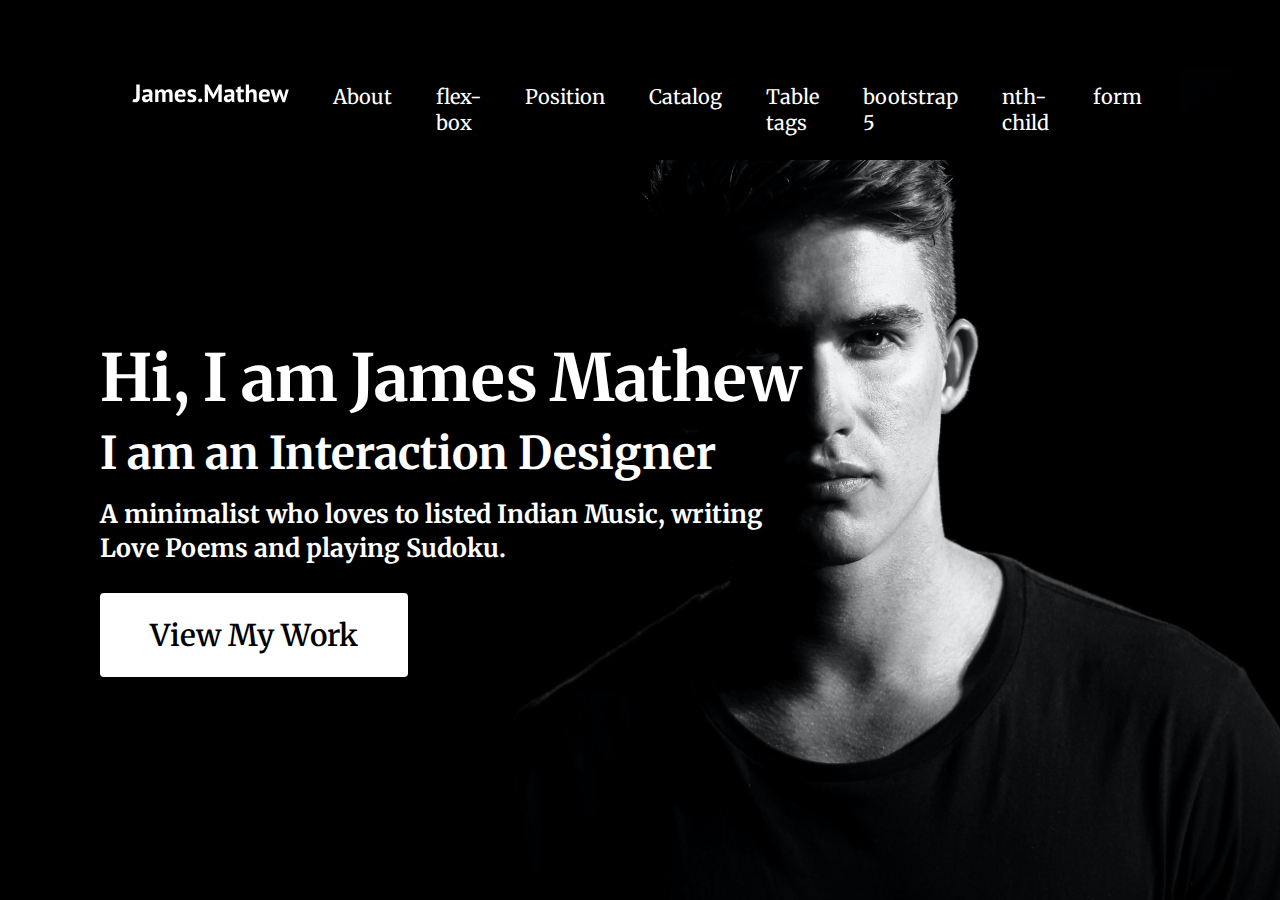
<file: index.html>
<!DOCTYPE html>
<html lang="en">

<head>
    <meta charset="UTF-8">
    <meta http-equiv="X-UA-Compatible" content="IE=edge">
    <meta name="viewport" content="width=device-width, initial-scale=1.0">
    <title>Lesson-6</title>
    <link rel="stylesheet" href="/assets/css/reset.css">
    <link rel="stylesheet" href="/assets/css/style.css">
    <link rel="stylesheet" href="/assets/css/home.css">
</head>

<body class="home-page">
   <header>
        <nav>
            <a href="index.html" class="logo">
                <img src="assets/img/logo.svg" alt="logo">
            </a>
            <ul class="header-nav">
                <li class="header-nav__item">
                    <a href="about.html"  class="header-nav__item-link">About</a>
                </li>
                <li class="header-nav__item">
                    <a href="flex-box.html"  class="header-nav__item-link">flex-box</a>
                </li>
                <li class="header-nav__item">
                    <a href="position.html"  class="header-nav__item-link">Position</a>
                </li>
                <li class="header-nav__item">
                    <a href="catalog.html"  class="header-nav__item-link">Catalog</a>
                </li>
                <li class="header-nav__item">
                    <a href="table-tag.html"  class="header-nav__item-link">Table tags</a>
                </li>
                <li class="header-nav__item">
                    <a href="bootstrap-example.html"  class="header-nav__item-link">bootstrap 5</a>
                </li>
                <li class="header-nav__item">
                    <a href="nth-child.html"  class="header-nav__item-link">nth-child</a>
                </li>
                <li class="header-nav__item">
                    <a href="form.html" class="header-nav__item-link">form</a>
                </li>
            </ul>
        </nav>
    </header>
    <main>
        <div class="person-info">
            <h1 class="person-info__title">Hi, I am James Mathew</h1>
            <h2 class="person-info__subtitle">I am an Interaction Designer</h2>
            <h3 class="person-info__decription">A minimalist who loves to listed Indian Music, writing Love Poems and playing Sudoku.</h3>
            <a class="person-info__btn" href="#">View My Work</a>
        </div>
    </main>
    <footer>

    </footer>
</body>

</html>
</file>
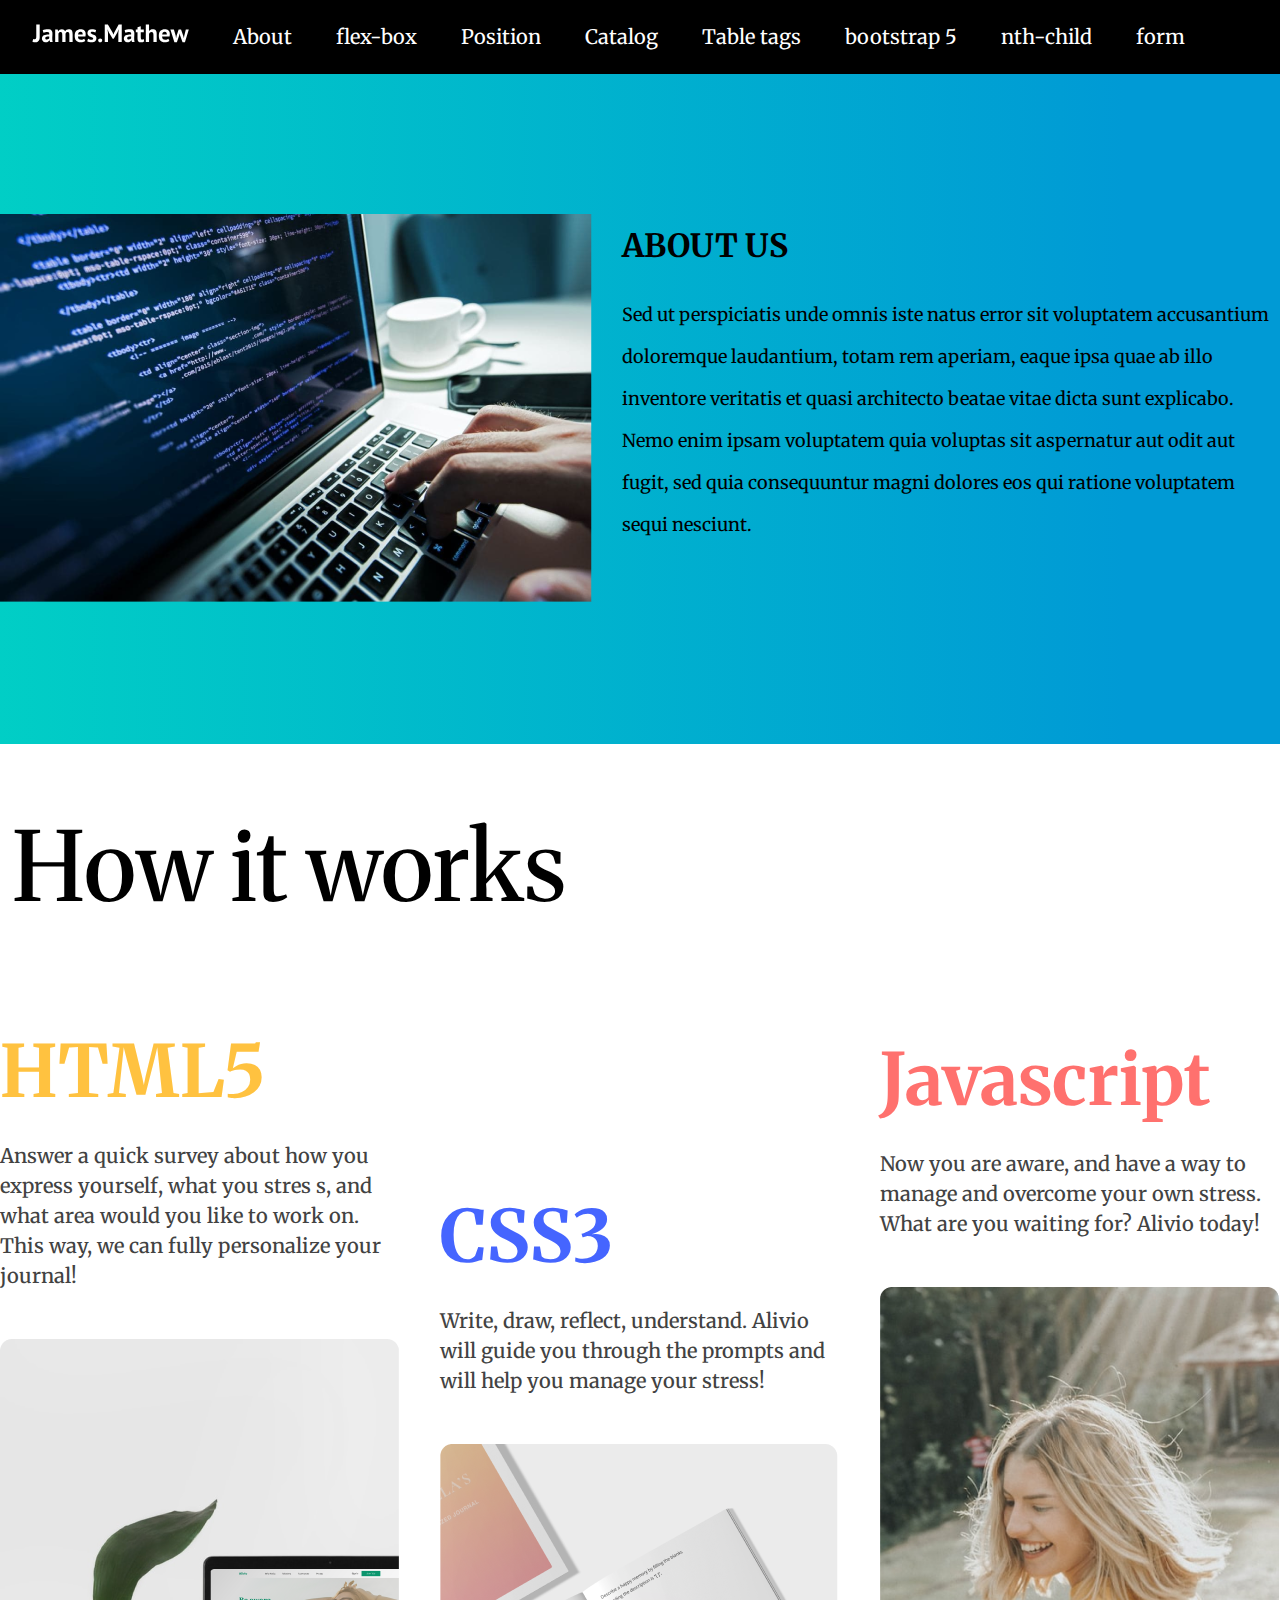
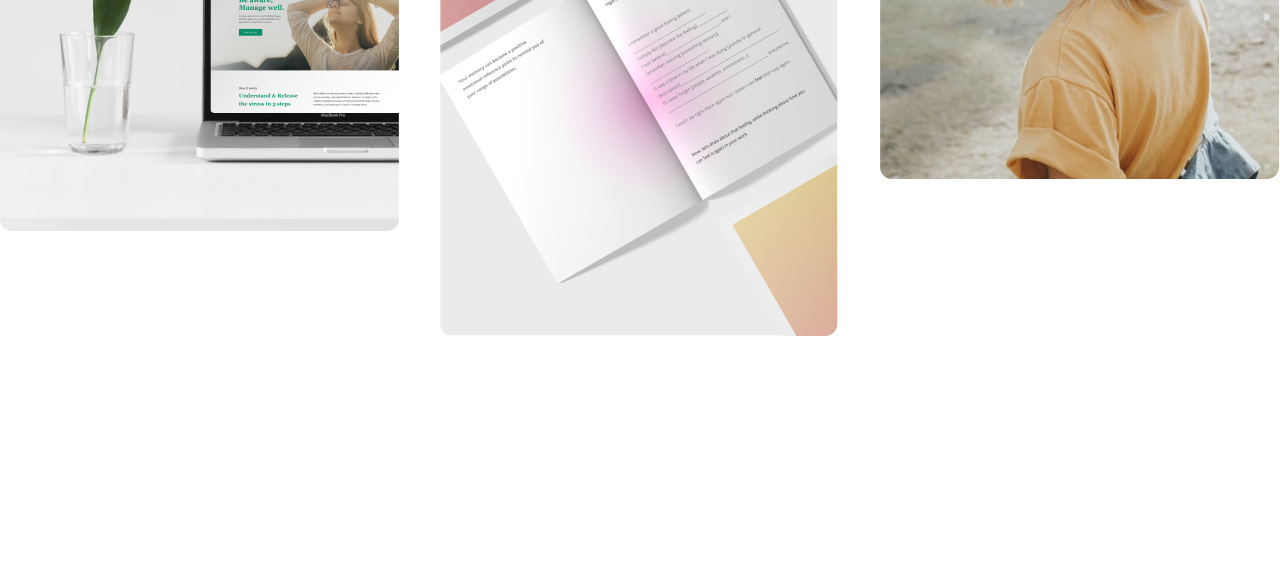
<file: about.html>
<!DOCTYPE html>
<html lang="en">

<head>
    <meta charset="UTF-8">
    <meta http-equiv="X-UA-Compatible" content="IE=edge">
    <meta name="viewport" content="width=device-width, initial-scale=1.0">
    <title>Lesson-6</title>
    <link rel="stylesheet" href="assets/css/reset.css">
    
    <link rel="stylesheet" href="assets/css/style.css">
    <link rel="stylesheet" href="assets/css/about.css">
    <link rel="stylesheet" href="assets/css/home.css">

    <link rel="preconnect" href="https://fonts.googleapis.com">
    <link rel="preconnect" href="https://fonts.gstatic.com" crossorigin>
    <link href="https://fonts.googleapis.com/css2?family=Bungee+Spice&display=swap" rel="stylesheet">

    <link rel="preconnect" href="https://fonts.googleapis.com">
    <link rel="preconnect" href="https://fonts.gstatic.com" crossorigin>
    <link href="https://fonts.googleapis.com/css2?family=Bungee+Spice&family=Rubik+Dirt&display=swap" rel="stylesheet">
</head>

<body class="about-page">
   <header>
        <nav>
            <a href="index.html" class="logo">
                <img src="assets/img/logo.svg" alt="logo">
            </a>
            <ul class="header-nav">
                <li class="header-nav__item">
                    <a href="about.html"  class="header-nav__item-link">About</a>
                </li>
                <li class="header-nav__item">
                    <a href="flex-box.html"  class="header-nav__item-link">flex-box</a>
                </li>
                <li class="header-nav__item">
                    <a href="position.html"  class="header-nav__item-link">Position</a>
                </li>
                <li class="header-nav__item">
                    <a href="catalog.html"  class="header-nav__item-link">Catalog</a>
                </li>
                <li class="header-nav__item">
                    <a href="table-tag.html"  class="header-nav__item-link">Table tags</a>
                </li>
                <li class="header-nav__item">
                    <a href="bootstrap-example.html"  class="header-nav__item-link">bootstrap 5</a>
                </li>
                <li class="header-nav__item">
                    <a href="nth-child.html"  class="header-nav__item-link">nth-child</a>
                </li>
                <li class="header-nav__item">
                    <a href="form.html" class="header-nav__item-link">form</a>
                </li>
            </ul>
        </nav>
    </header>
    <main>
        <section class="about">
            <div class="container">
                <div class="row">
                    <div class="about__img-box">
                        <img src="assets/img/about.png" class="img-fluid" alt="about">
                    </div>
                    <div class="about__text-box">
                        <h2 class="about-title">
                            ABOUT US
                        </h2>
                        <h3 class="about-description">
                            Sed ut perspiciatis unde omnis iste natus error sit voluptatem accusantium doloremque
                            laudantium, totam rem aperiam, eaque ipsa quae ab illo inventore veritatis et quasi
                            architecto beatae vitae dicta sunt explicabo. Nemo enim ipsam voluptatem quia voluptas sit
                            aspernatur aut odit aut fugit, sed quia consequuntur magni dolores eos qui ratione
                            voluptatem sequi nesciunt.
                        </h3>
                    </div>
                </div>
            </div>
        </section>
        <section class="how-it-works">
            <div class="container ">
                <h2 class="how-it-works__title">How it works</h2>
                <div class="row justify-content-between">
                    <div class="how-it-works__item">
                        <h3 class="how-it-works__item-title">HTML5</h3>
                        <div class="how-it-works__item-description">Answer a quick survey about how you express yourself, what   you stres s, and what area would you like to work on. This way, we can fully personalize your journal!</div>
                        <img src="assets/img/how-it-works__html.png" class="how-it-works__item-img" alt="">
                    </div>
                     
                    <div class="how-it-works__item">
                        <h3 class="how-it-works__item-title color-blue">CSS3</h3>
                        <div class="how-it-works__item-description">Write, draw, reflect, understand. Alivio will guide you through the prompts and will help you manage your stress!</div>
                        <img src="assets/img/how-it-works__css.png" class="how-it-works__item-img" alt="">
                    </div>
                    <div class="how-it-works__item">
                        <h3 class="how-it-works__item-title color-pink">Javascript</h3>
                        <div class="how-it-works__item-description">Now you are aware, and have a way to manage and overcome your own stress.
                            What are you waiting for? Alivio today!</div>
                        <img src="assets/img/how-it-works__js.png" class="how-it-works__item-img" alt="">
                    </div>
                </div>
            </div>
        </section>


        
    </main>
</body>

</html>
</file>
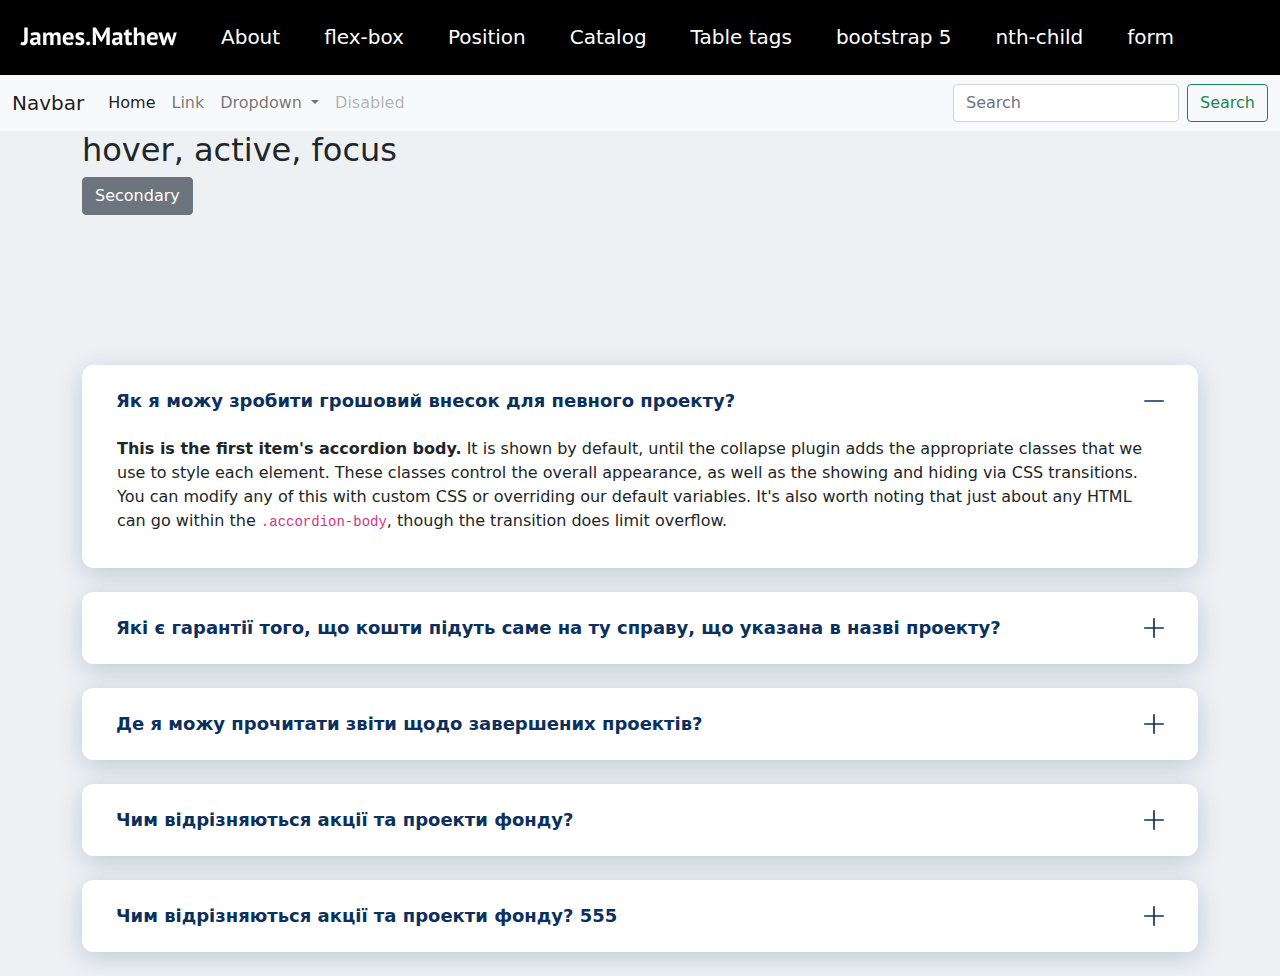
<file: bootstrap-example.html>
<!DOCTYPE html>
<html lang="en">

<head>
  <meta charset="UTF-8">
  <meta http-equiv="X-UA-Compatible" content="IE=edge">
  <meta name="viewport" content="width=device-width, initial-scale=1.0">
  <title>Lesson-9</title>
  <link rel="stylesheet" href="/assets/css/bootstrap-5.min.css">
  <link rel="stylesheet" href="/assets/css/bootstrap-example.css">
  <link rel="stylesheet" href="/assets/css/header.css">
</head>

<body class="bootstrap-page">
  <header>
    <nav>
      <a href="index.html" class="logo">
        <img src="assets/img/logo.svg" alt="logo">
      </a>
      <ul class="header-nav">
        <li class="header-nav__item">
          <a href="about.html" class="header-nav__item-link">About</a>
        </li>
        <li class="header-nav__item">
          <a href="flex-box.html" class="header-nav__item-link">flex-box</a>
        </li>
        <li class="header-nav__item">
          <a href="position.html" class="header-nav__item-link">Position</a>
        </li>
        <li class="header-nav__item">
          <a href="catalog.html" class="header-nav__item-link">Catalog</a>
        </li>
        <li class="header-nav__item">
          <a href="table-tag.html" class="header-nav__item-link">Table tags</a>
        </li>
        <li class="header-nav__item">
          <a href="bootstrap-example.html" class="header-nav__item-link">bootstrap 5</a>
        </li>
        <li class="header-nav__item">
          <a href="nth-child.html" class="header-nav__item-link">nth-child</a>
        </li>
        <li class="header-nav__item">
          <a href="form.html" class="header-nav__item-link">form</a>
      </li>
      </ul>
    </nav>
  </header>
  <main>




    <nav class="navbar navbar-expand-lg navbar-light bg-light">
      <div class="container-fluid">
        <a class="navbar-brand" href="#">Navbar</a>
        <button class="navbar-toggler" type="button" data-bs-toggle="collapse" data-bs-target="#navbarSupportedContent"
          aria-controls="navbarSupportedContent" aria-expanded="false" aria-label="Toggle navigation">
          <span class="navbar-toggler-icon"></span>
        </button>
        <div class="collapse navbar-collapse" id="navbarSupportedContent">
          <ul class="navbar-nav me-auto mb-2 mb-lg-0">
            <li class="nav-item">
              <a class="nav-link active" aria-current="page" href="#">Home</a>
            </li>
            <li class="nav-item">
              <a class="nav-link" href="#">Link</a>
            </li>
            <li class="nav-item dropdown">
              <a class="nav-link dropdown-toggle" href="#" id="navbarDropdown" role="button" data-bs-toggle="dropdown"
                aria-expanded="false">
                Dropdown
              </a>
              <ul class="dropdown-menu" aria-labelledby="navbarDropdown">
                <li><a class="dropdown-item" href="#">Action</a></li>
                <li><a class="dropdown-item" href="#">Another action</a></li>
                <li>
                  <hr class="dropdown-divider">
                </li>
                <li><a class="dropdown-item" href="#">Something else here</a></li>
              </ul>
            </li>
            <li class="nav-item">
              <a class="nav-link disabled" href="#" tabindex="-1" aria-disabled="true">Disabled</a>
            </li>
          </ul>
          <form class="d-flex">
            <input class="form-control me-2" type="search" placeholder="Search" aria-label="Search">
            <button class="btn btn-outline-success" type="submit">Search</button>
          </form>
        </div>
      </div>
    </nav>

    <section class="example">
      <div class="container container-overflow-x">
          <h2 class="example-title">hover, active, focus</h2>
          <div class="example-row d-flex justify-content-between">
            <button type="button" class="btn btn-secondary">Secondary</button>
          </div>
      </div>
  </section>

    <div class="container">




      
      <section class="accordion-faq">
        <div class="accordion" id="accordionExample">
          <div class="accordion-item">
            <h2 class="accordion-header" id="headingOne">
              <button class="accordion-button" type="button" data-bs-toggle="collapse" data-bs-target="#collapseOne"
                aria-expanded="true" aria-controls="collapseOne">
                Як я можу зробити грошовий внесок для певного проекту?
              </button>
            </h2>
            <div id="collapseOne" class="accordion-collapse collapse show" aria-labelledby="headingOne"
              data-bs-parent="#accordionExample">
              <div class="accordion-body">
                <strong>This is the first item's accordion body.</strong> It is shown by default, until the collapse
                plugin adds the appropriate classes that we use to style each element. These classes control the overall
                appearance, as well as the showing and hiding via CSS transitions. You can modify any of this with
                custom CSS or overriding our default variables. It's also worth noting that just about any HTML can go
                within the <code>.accordion-body</code>, though the transition does limit overflow.
              </div>
            </div>
          </div>
          <div class="accordion-item">
            <h2 class="accordion-header" id="headingTwo">
              <button class="accordion-button collapsed" type="button" data-bs-toggle="collapse"
                data-bs-target="#collapseTwo" aria-expanded="false" aria-controls="collapseTwo">
                Які є гарантії того, що кошти підуть саме на ту справу, що указана в назві проекту?
              </button>
            </h2>
            <div id="collapseTwo" class="accordion-collapse collapse" aria-labelledby="headingTwo"
              data-bs-parent="#accordionExample">
              <div class="accordion-body">
                <strong>This is the second item's accordion body.</strong> It is hidden by default, until the collapse
                plugin adds the appropriate classes that we use to style each element. These classes control the overall
                appearance, as well as the showing and hiding via CSS transitions. You can modify any of this with
                custom CSS or overriding our default variables. It's also worth noting that just about any HTML can go
                within the <code>.accordion-body</code>, though the transition does limit overflow.
              </div>
            </div>
          </div>
          <div class="accordion-item">
            <h2 class="accordion-header" id="headingThree">
              <button class="accordion-button collapsed" type="button" data-bs-toggle="collapse"
                data-bs-target="#collapseThree" aria-expanded="false" aria-controls="collapseThree">
                Де я можу прочитати звіти щодо завершених проектів?
              </button>
            </h2>
            <div id="collapseThree" class="accordion-collapse collapse" aria-labelledby="headingThree"
              data-bs-parent="#accordionExample">
              <div class="accordion-body">
                <strong>This is the third item's accordion body.</strong> It is hidden by default, until the collapse
                plugin adds the appropriate classes that we use to style each element. These classes control the overall
                appearance, as well as the showing and hiding via CSS transitions. You can modify any of this with
                custom CSS or overriding our default variables. It's also worth noting that just about any HTML can go
                within the <code>.accordion-body</code>, though the transition does limit overflow.
              </div>
            </div>
          </div>
          <div class="accordion-item">
            <h2 class="accordion-header" id="headinMy">
              <button class="accordion-button collapsed" type="button" data-bs-toggle="collapse"
                data-bs-target="#collapseMy" aria-expanded="false" aria-controls="collapseMy">
                Чим відрізняються акції та проекти фонду?
              </button>
            </h2>
            <div id="collapseMy" class="accordion-collapse collapse" aria-labelledby="headingMy"
              data-bs-parent="#accordionExample">
              <div class="accordion-body">
                <strong>This is the third item's accordion body.</strong> It is hidden by default, until the collapse
                plugin adds the appropriate classes that we use to style each element. These classes control the overall
                appearance, as well as the showing and hiding via CSS transitions. You can modify any of this with
                custom CSS or overriding our default variables. It's also worth noting that just about any HTML can go
                within the <code>.accordion-body</code>, though the transition does limit overflow.
              </div>
            </div>
          </div>
          <div class="accordion-item">
            <h2 class="accordion-header" id="headingCustom">
              <button class="accordion-button collapsed" type="button" data-bs-toggle="collapse"
                data-bs-target="#collapseCustom" aria-expanded="false" aria-controls="collapseCustom">
                Чим відрізняються акції та проекти фонду? 555
              </button>
            </h2>
            <div id="collapseCustom" class="accordion-collapse collapse" aria-labelledby="headingCustom"
              data-bs-parent="#accordionExample">
              <div class="accordion-body">
                <strong>This is the third item's accordion body.</strong> It is hidden by default, until the collapse
                plugin adds the appropriate classes that we use to style each element. These classes control the overall
                appearance, as well as the showing and hiding via CSS transitions. You can modify any of this with
                custom CSS or overriding our default variables. It's also worth noting that just about any HTML can go
                within the <code>.accordion-body</code>, though the transition does limit overflow.
              </div>
            </div>
          </div>

          
        </div>
      </section>

    </div>
  </main>
  <footer>
  </footer>



  <script src="/assets/js/bootstrap5.min.js"></script>
</body>

</html>
</file>
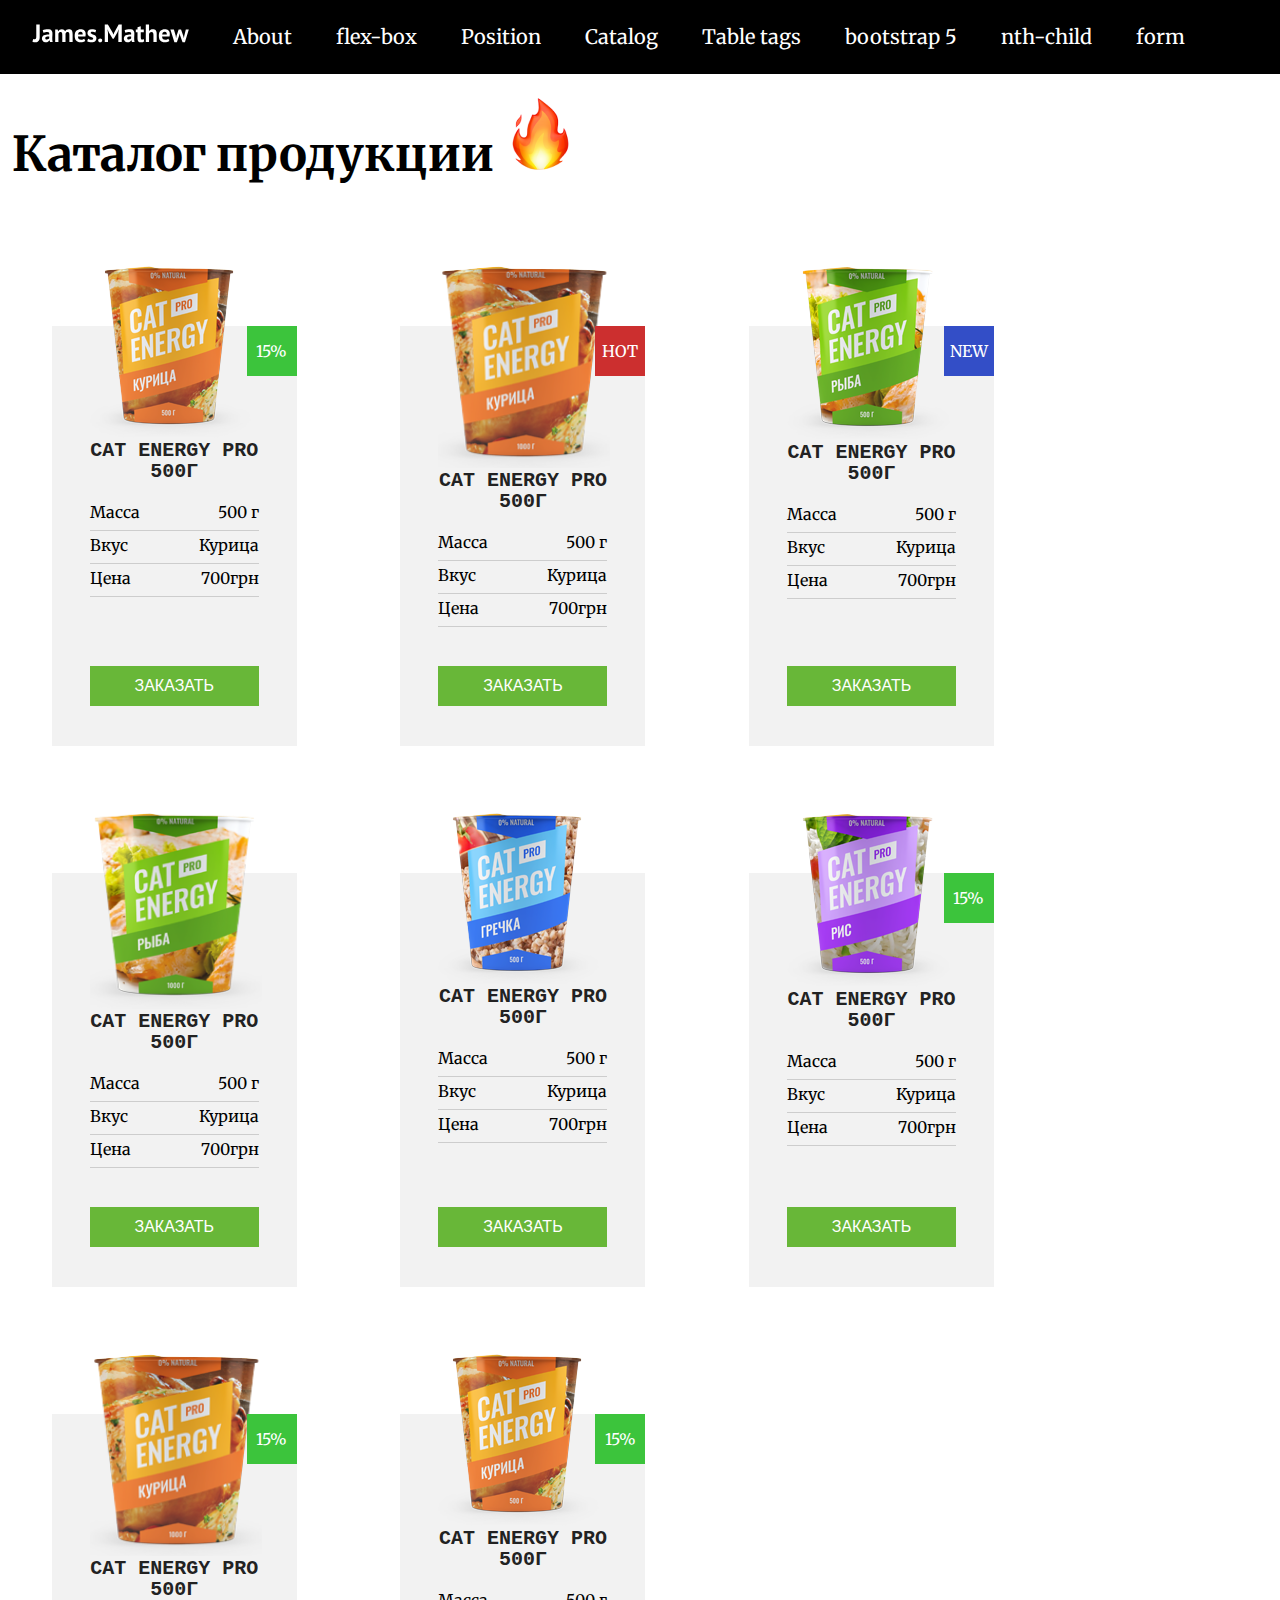
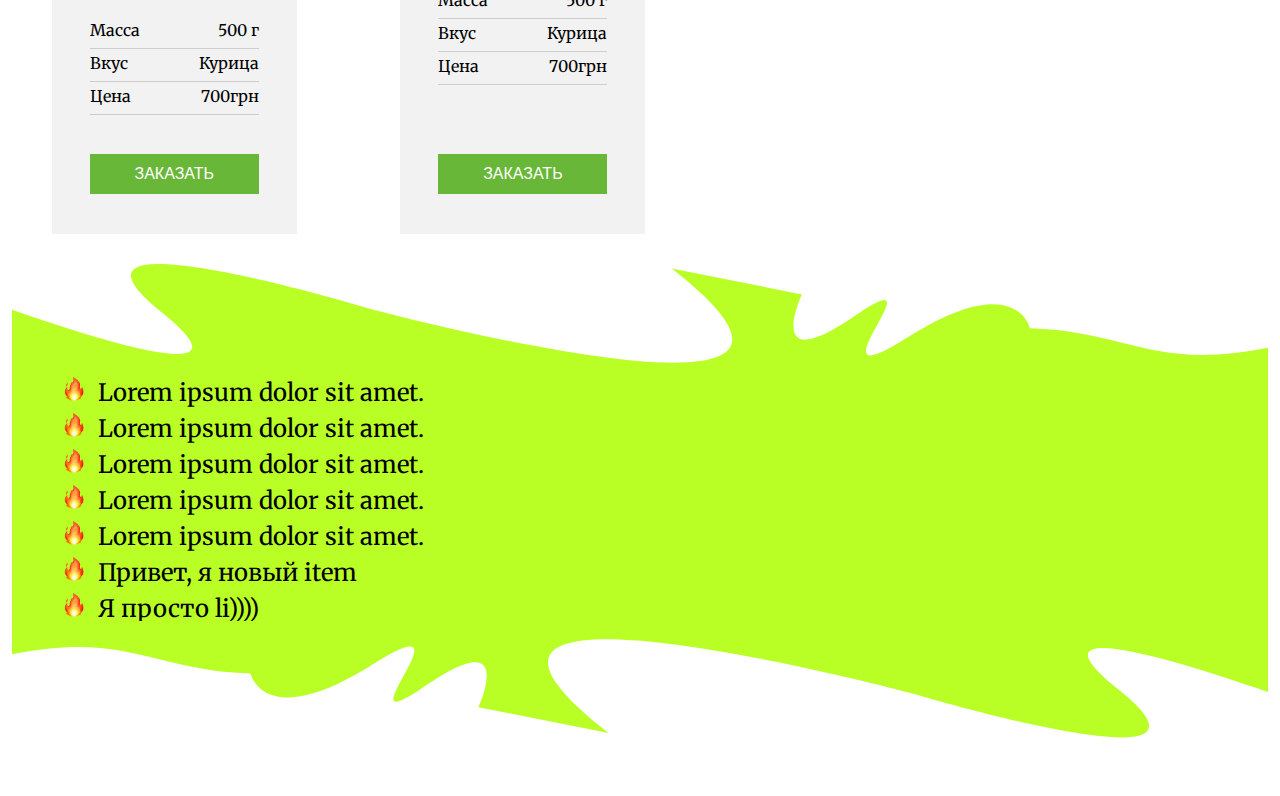
<file: catalog.html>
<!DOCTYPE html>
<html lang="en">

<head>
    <meta charset="UTF-8">
    <meta http-equiv="X-UA-Compatible" content="IE=edge">
    <meta name="viewport" content="width=device-width, initial-scale=1.0">
    <title>Lesson-6</title>
    <link rel="stylesheet" href="assets/css/reset.css">
    <link rel="stylesheet" href="assets/css/style.css">
    <link rel="stylesheet" href="assets/css/catalog.css">
</head>

<body class="catalog-page">
   <header>
        <nav>
            <a href="index.html" class="logo">
                <img src="assets/img/logo.svg" alt="logo">
            </a>
            <ul class="header-nav">
                <li class="header-nav__item">
                    <a href="about.html"  class="header-nav__item-link">About</a>
                </li>
                <li class="header-nav__item">
                    <a href="flex-box.html"  class="header-nav__item-link">flex-box</a>
                </li>
                <li class="header-nav__item">
                    <a href="position.html"  class="header-nav__item-link">Position</a>
                </li>
                <li class="header-nav__item">
                    <a href="catalog.html"  class="header-nav__item-link">Catalog</a>
                </li>
                <li class="header-nav__item">
                    <a href="table-tag.html"  class="header-nav__item-link">Table tags</a>
                </li>
                <li class="header-nav__item">
                    <a href="bootstrap-example.html"  class="header-nav__item-link">bootstrap 5</a>
                </li>
                <li class="header-nav__item">
                    <a href="nth-child.html"  class="header-nav__item-link">nth-child</a>
                </li>
                <li class="header-nav__item">
                    <a href="form.html" class="header-nav__item-link">form</a>
                </li>
            </ul>
        </nav>
    </header>
    <main>
        <h1 class="page-title">
            Каталог продукции <img src="assets/img/icon-fire.png" class="img-fluid" alt="icon-fire"> </h1>
        <div class="container">
            <div class="row">
                <div class="product sales">
                    <div class="product__img">
                        <img src="assets/img/product-1.png" class="img-fluid" alt="product-1">
                    </div>
                    <div class="product__title">Cat Energy PRO 500г</div>
                    <ul class="product__attr">
                        <li>
                            <span>Масса</span><span>500 г</span>
                        </li>
                        <li>
                            <span>Вкус</span><span>Курица</span>
                        </li>
                        <li>
                            <span>Цена</span><span>700грн</span>
                        </li>
                    </ul>
                    <button class="product__btn">заказать</button>
                </div>
                <div class="product hot">
                    <div class="product__img">
                        <img src="assets/img/product-2.png" class="img-fluid" alt="product-2">
                    </div>
                    <div class="product__title">Cat Energy PRO 500г</div>
                    <ul class="product__attr">
                        <li>
                            <span>Масса</span><span>500 г</span>
                        </li>
                        <li>
                            <span>Вкус</span><span>Курица</span>
                        </li>
                        <li>
                            <span>Цена</span><span>700грн</span>
                        </li>
                    </ul>
                    <button class="product__btn">заказать</button>
                </div>
                <div class="product new">
                    <div class="product__img">
                        <img src="assets/img/product-3.png" class="img-fluid" alt="product-3">
                    </div>
                    <div class="product__title">Cat Energy PRO 500г</div>
                    <ul class="product__attr">
                        <li>
                            <span>Масса</span><span>500 г</span>
                        </li>
                        <li>
                            <span>Вкус</span><span>Курица</span>
                        </li>
                        <li>
                            <span>Цена</span><span>700грн</span>
                        </li>
                    </ul>
                    <button class="product__btn">заказать</button>
                </div>
                <div class="product ">
                    <div class="product__img">
                        <img src="assets/img/product-4.png" class="img-fluid" alt="product-4">
                    </div>
                    <div class="product__title">Cat Energy PRO 500г</div>
                    <ul class="product__attr">
                        <li>
                            <span>Масса</span><span>500 г</span>
                        </li>
                        <li>
                            <span>Вкус</span><span>Курица</span>
                        </li>
                        <li>
                            <span>Цена</span><span>700грн</span>
                        </li>
                    </ul>
                    <button class="product__btn">заказать</button>
                </div>
                <div class="product ">
                    <div class="product__img">
                        <img src="assets/img/product-5.png" class="img-fluid" alt="product-5">
                    </div>
                    <div class="product__title">Cat Energy PRO 500г</div>
                    <ul class="product__attr">
                        <li>
                            <span>Масса</span><span>500 г</span>
                        </li>
                        <li>
                            <span>Вкус</span><span>Курица</span>
                        </li>
                        <li>
                            <span>Цена</span><span>700грн</span>
                        </li>
                    </ul>
                    <button class="product__btn">заказать</button>
                </div>
                <div class="product sales">
                    <div class="product__img">
                        <img src="assets/img/product-7.png" class="img-fluid" alt="product-7">
                    </div>
                    <div class="product__title">Cat Energy PRO 500г</div>
                    <ul class="product__attr">
                        <li>
                            <span>Масса</span><span>500 г</span>
                        </li>
                        <li>
                            <span>Вкус</span><span>Курица</span>
                        </li>
                        <li>
                            <span>Цена</span><span>700грн</span>
                        </li>
                    </ul>
                    <button class="product__btn">заказать</button>
                </div>
                <div class="product sales">
                    <div class="product__img">
                        <img src="assets/img/product-2.png" class="img-fluid" alt="product-2">
                    </div>
                    <div class="product__title">Cat Energy PRO 500г</div>
                    <ul class="product__attr">
                        <li>
                            <span>Масса</span><span>500 г</span>
                        </li>
                        <li>
                            <span>Вкус</span><span>Курица</span>
                        </li>
                        <li>
                            <span>Цена</span><span>700грн</span>
                        </li>
                    </ul>
                    <button class="product__btn">заказать</button>
                </div>
                <div class="product sales">
                    <div class="product__img">
                        <img src="assets/img/product-1.png" class="img-fluid" alt="product-1">
                    </div>
                    <div class="product__title">Cat Energy PRO 500г</div>
                    <ul class="product__attr">
                        <li>
                            <span>Масса</span><span>500 г</span>
                        </li>
                        <li>
                            <span>Вкус</span><span>Курица</span>
                        </li>
                        <li>
                            <span>Цена</span><span>700грн</span>
                        </li>
                    </ul>
                    <button class="product__btn">заказать</button>
                </div>
            </div>

            <div class="seo-block">
                <ul class="test-list">
                    <li>Lorem ipsum dolor sit amet.</li>
                    <li>Lorem ipsum dolor sit amet.</li>
                    <li>Lorem ipsum dolor sit amet.</li>
                    <li>Lorem ipsum dolor sit amet.</li>
                    <li>Lorem ipsum dolor sit amet.</li>
                    <li>Привет, я новый item</li>
                    <li>Я просто li))))</li>
                </ul>
            </div>
        </div>
    </main>
</body>

</html>
</file>
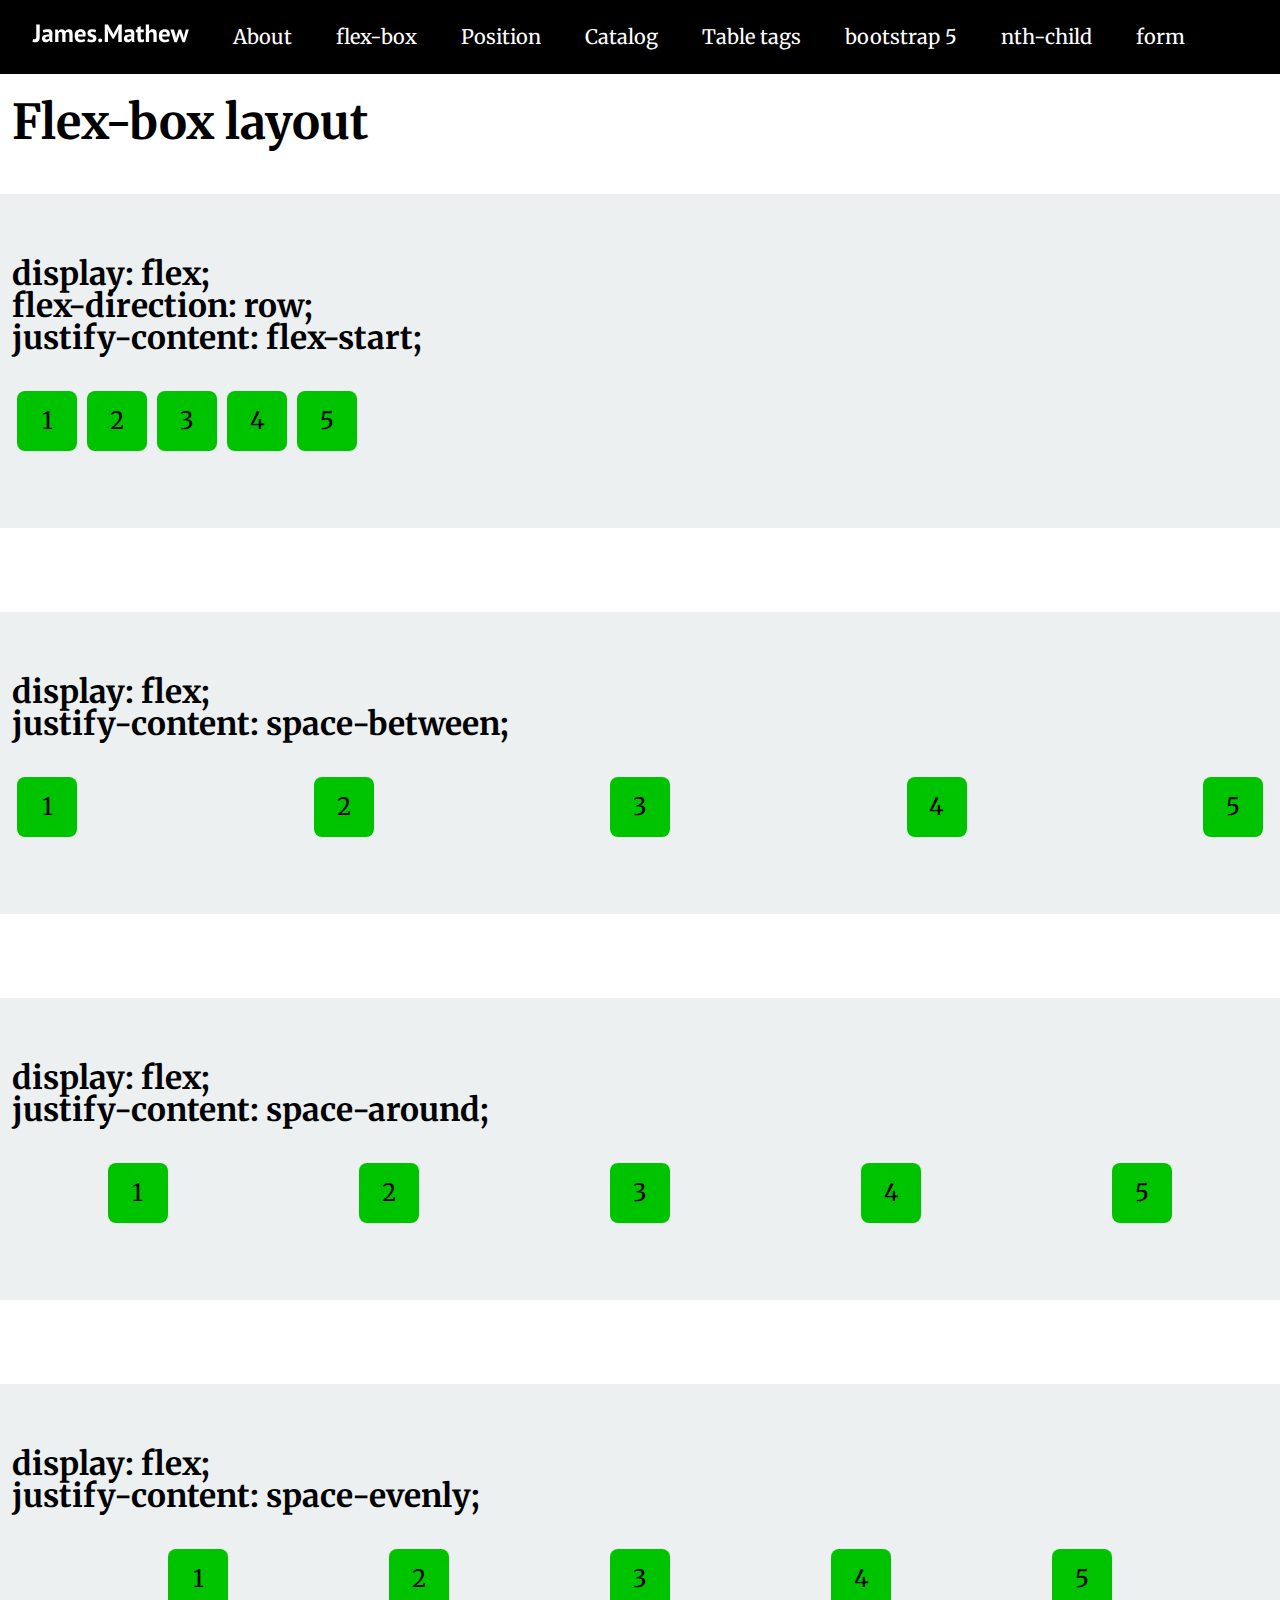
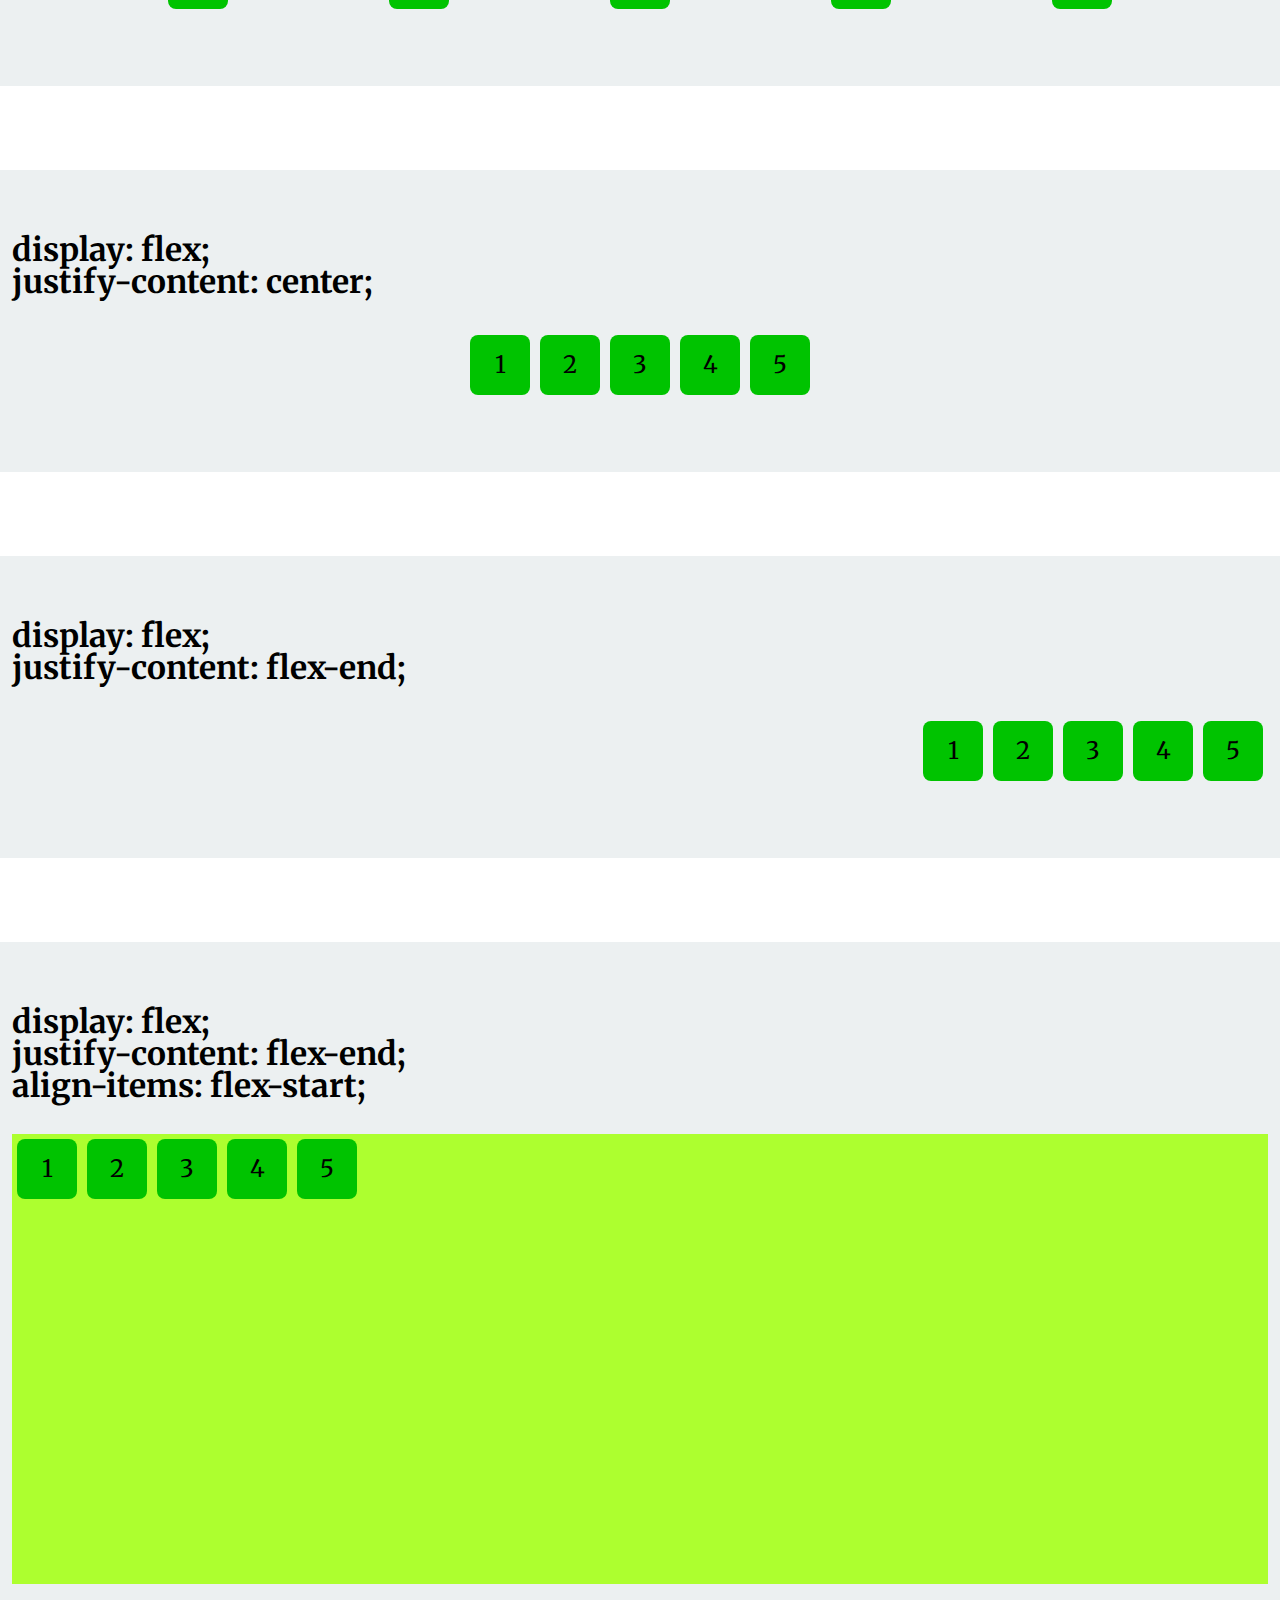
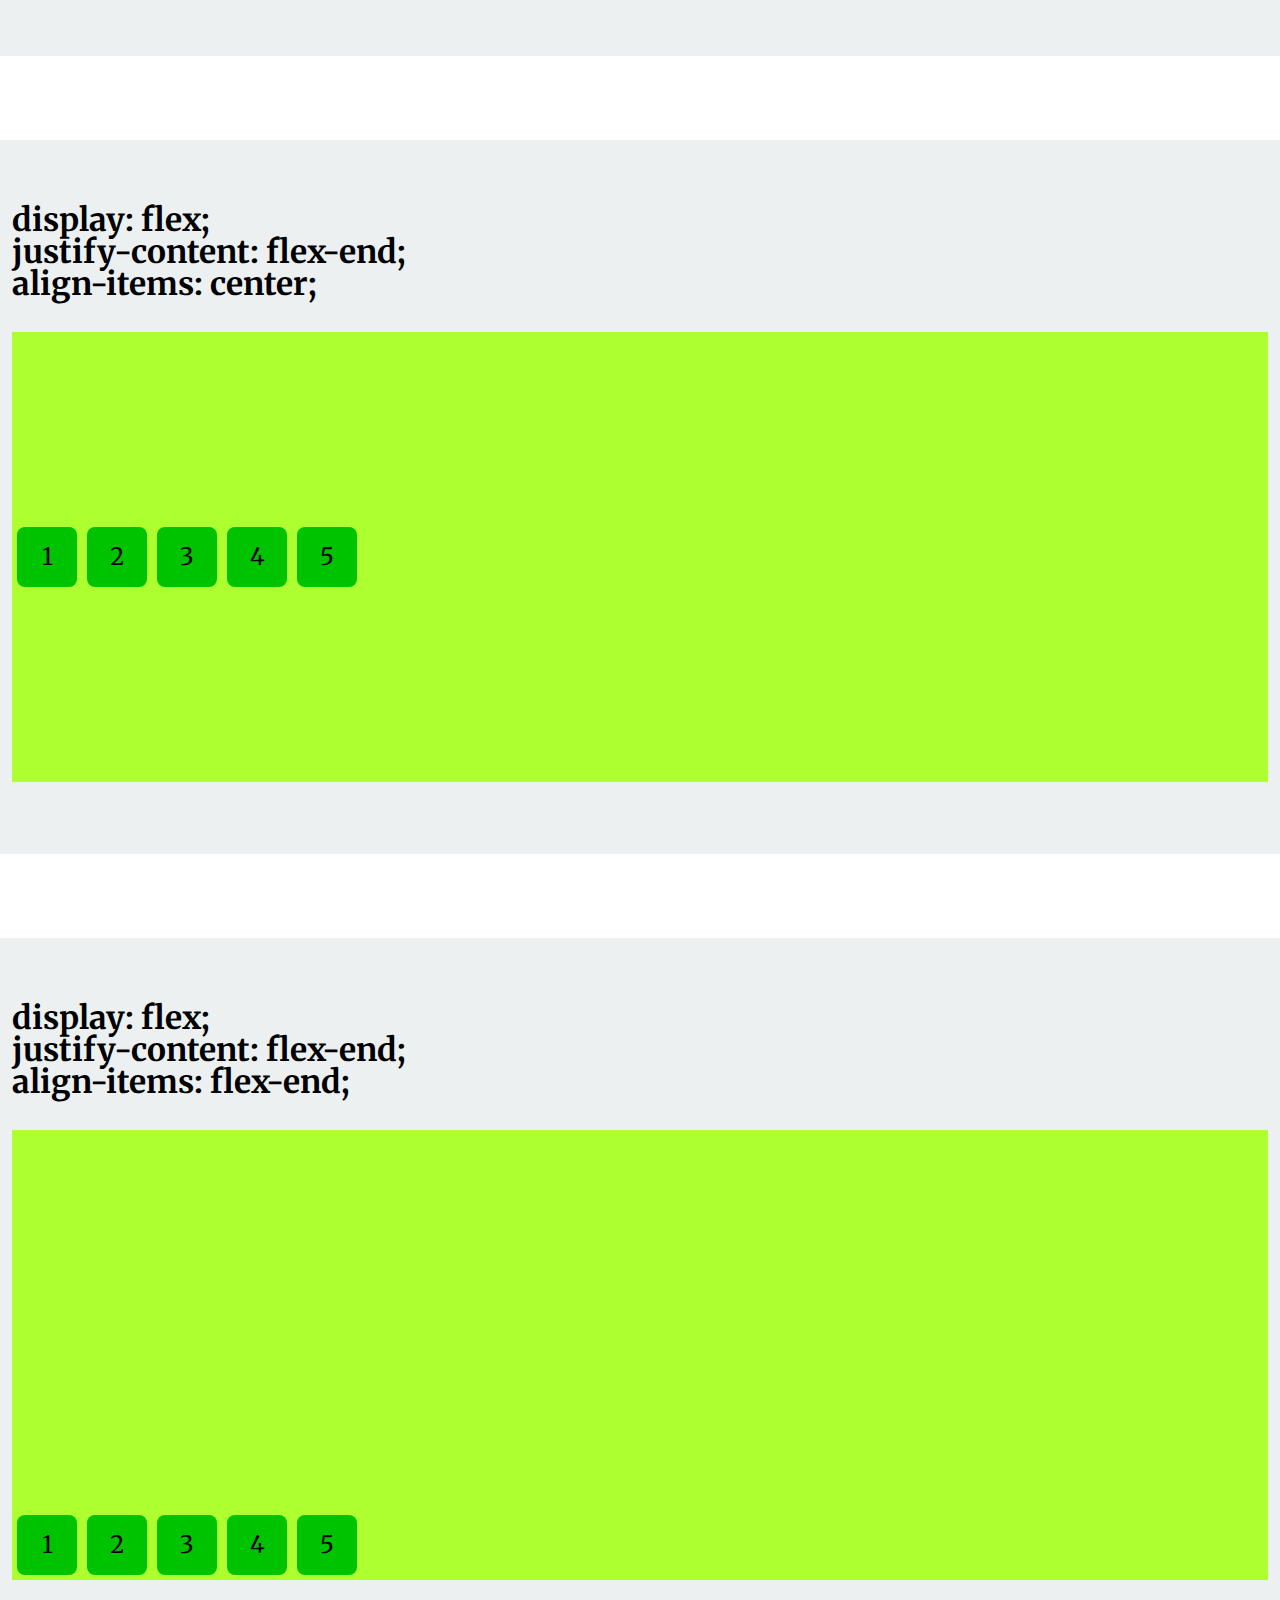
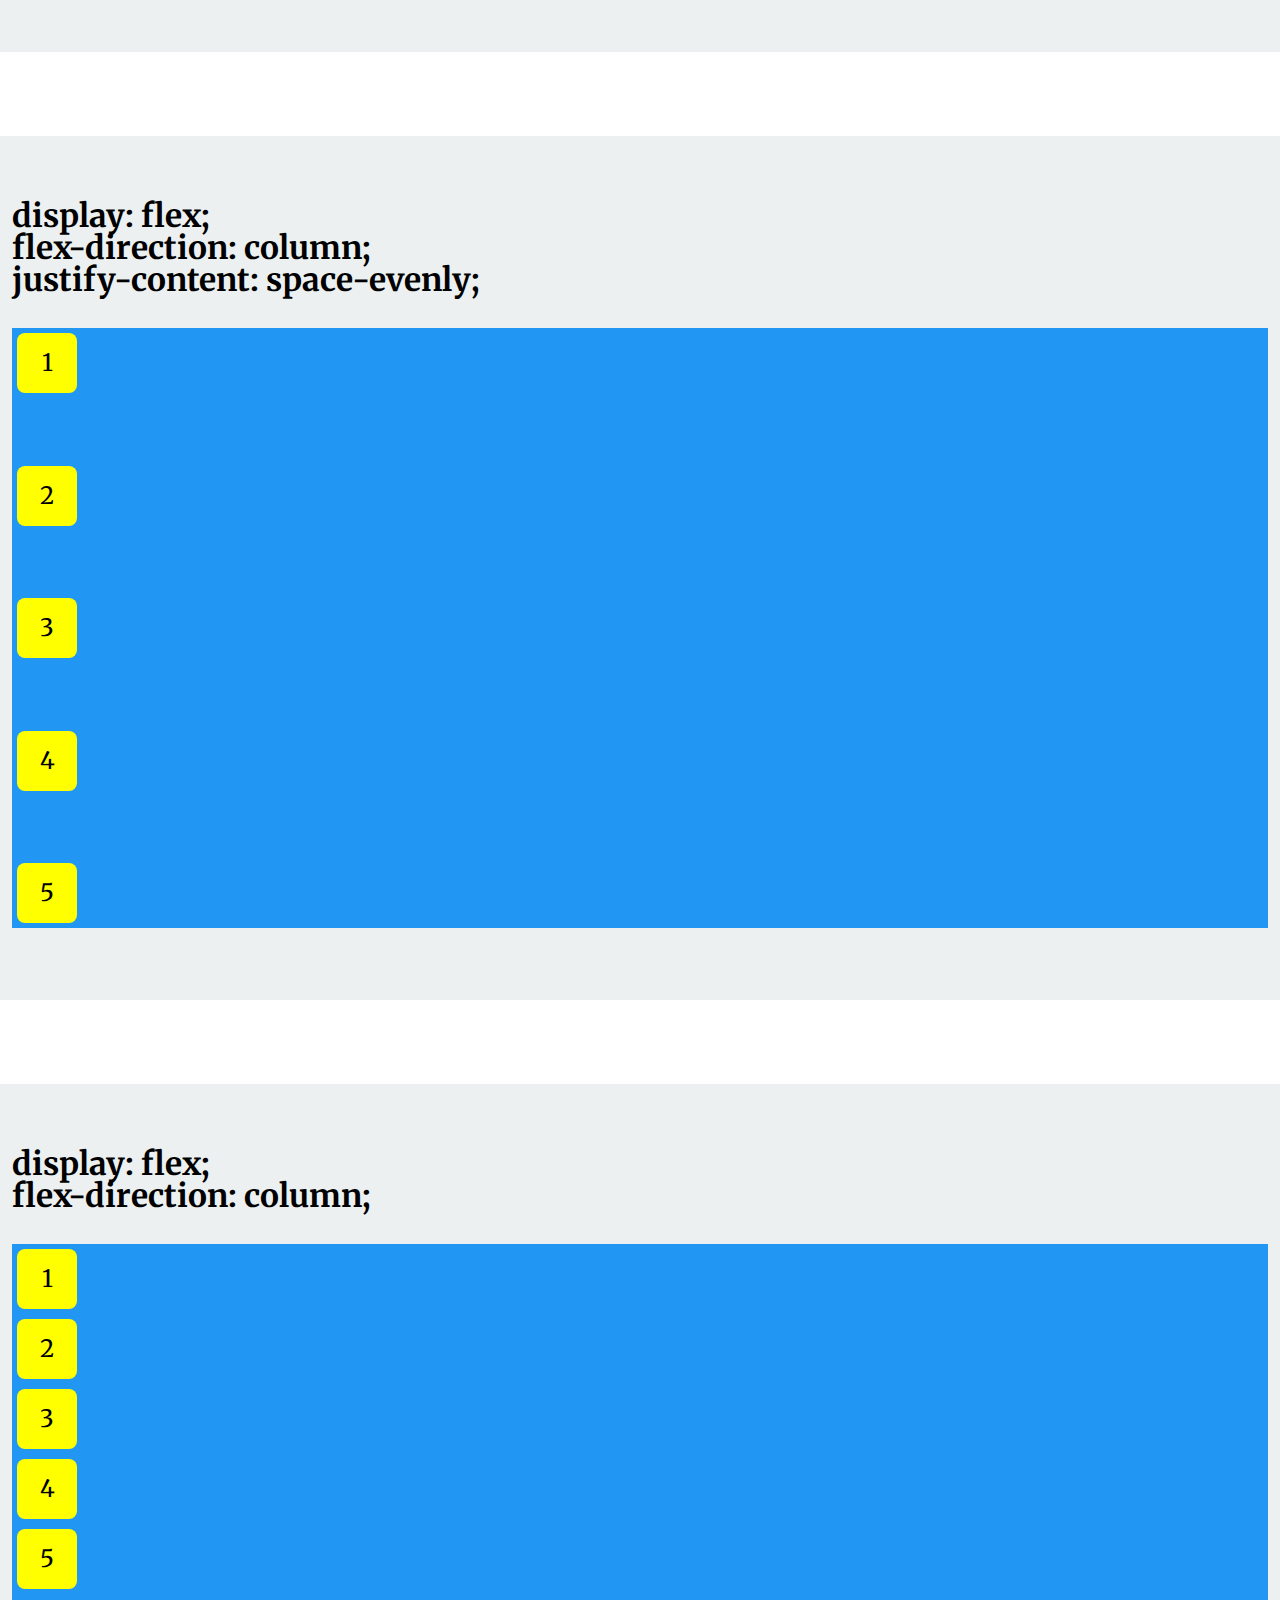
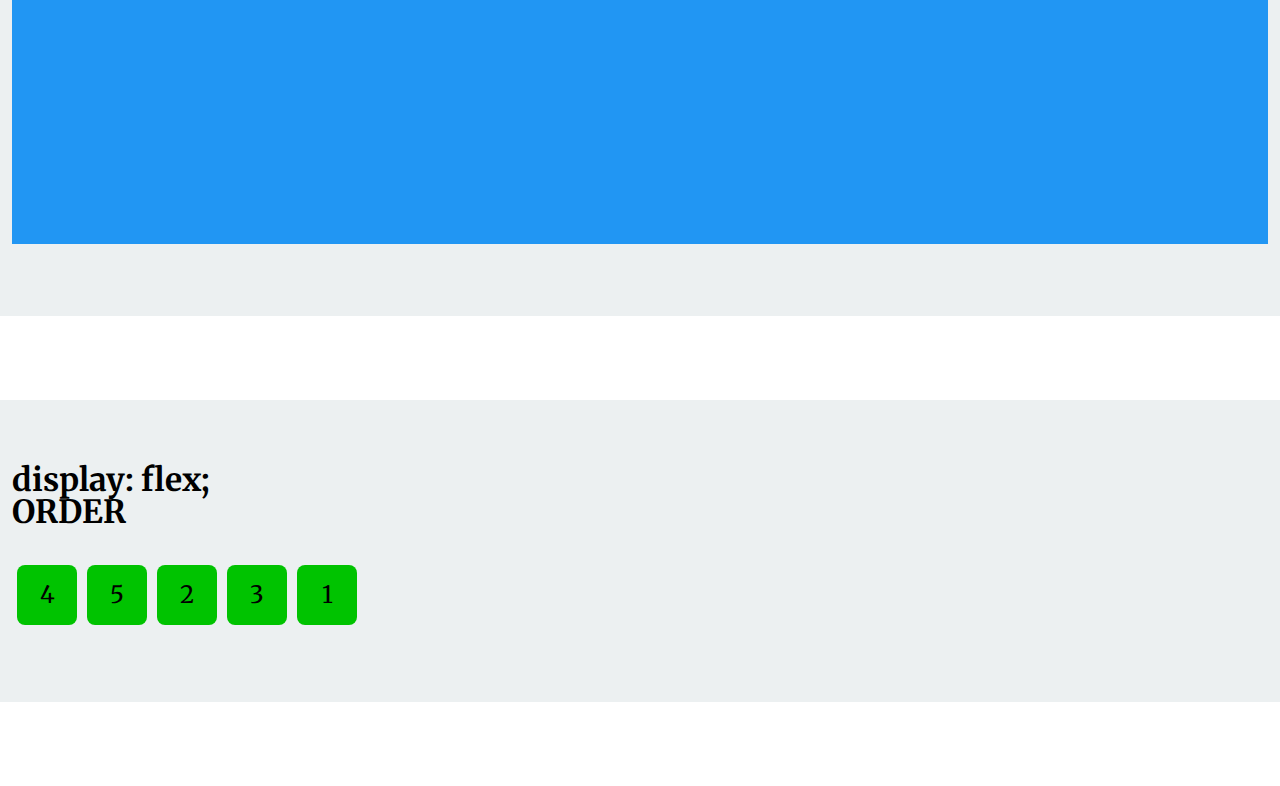
<file: flex-box.html>
<!DOCTYPE html>
<html lang="en">

<head>
    <meta charset="UTF-8">
    <meta http-equiv="X-UA-Compatible" content="IE=edge">
    <meta name="viewport" content="width=device-width, initial-scale=1.0">
    <title>Lesson-6</title>
    <link rel="stylesheet" href="assets/css/reset.css">
    <link rel="stylesheet" href="assets/css/style.css">
</head>

<body class="flex-box-page">
   <header>
        <nav>
            <a href="index.html" class="logo">
                <img src="assets/img/logo.svg" alt="logo">
            </a>
            <ul class="header-nav">
                <li class="header-nav__item">
                    <a href="about.html"  class="header-nav__item-link">About</a>
                </li>
                <li class="header-nav__item">
                    <a href="flex-box.html"  class="header-nav__item-link">flex-box</a>
                </li>
                <li class="header-nav__item">
                    <a href="position.html"  class="header-nav__item-link">Position</a>
                </li>
                <li class="header-nav__item">
                    <a href="catalog.html"  class="header-nav__item-link">Catalog</a>
                </li>
                <li class="header-nav__item">
                    <a href="table-tag.html"  class="header-nav__item-link">Table tags</a>
                </li>
                <li class="header-nav__item">
                    <a href="bootstrap-example.html"  class="header-nav__item-link">bootstrap 5</a>
                </li>
                <li class="header-nav__item">
                    <a href="nth-child.html"  class="header-nav__item-link">nth-child</a>
                </li>
                <li class="header-nav__item">
                    <a href="form.html" class="header-nav__item-link">form</a>
                </li>
            </ul>
        </nav>
    </header>
    <main>
        <h1 class="page-title">Flex-box layout</h1>

        <section class="example">
            <div class="container">
                <h2 class="example-title">display: flex; <br> flex-direction: row; <br>justify-content: flex-start;</h2>
                <div class="example-row d-flex">
                    <div class="example-item">1</div>
                    <div class="example-item">2</div>
                    <div class="example-item">3</div>
                    <div class="example-item">4</div>
                    <div class="example-item">5</div>
                </div>
            </div>
        </section>

        <section class="example">
            <div class="container">
                <h2 class="example-title">display: flex; <br> justify-content: space-between;</h2>
                <div class="example-row d-flex justify-content-between">
                    <div class="example-item">1</div>
                    <div class="example-item">2</div>
                    <div class="example-item">3</div>
                    <div class="example-item">4</div>
                    <div class="example-item">5</div>
                </div>
            </div>
        </section>

        <section class="example">
            <div class="container">
                <h2 class="example-title">display: flex; <br> justify-content: space-around;</h2>
                <div class="example-row d-flex justify-content-around">
                    <div class="example-item">1</div>
                    <div class="example-item">2</div>
                    <div class="example-item">3</div>
                    <div class="example-item">4</div>
                    <div class="example-item">5</div>
                </div>
            </div>
        </section>

        <section class="example">
            <div class="container">
                <h2 class="example-title">display: flex; <br> justify-content: space-evenly;</h2>
                <div class="example-row d-flex justify-content-evenly">
                    <div class="example-item">1</div>
                    <div class="example-item">2</div>
                    <div class="example-item">3</div>
                    <div class="example-item">4</div>
                    <div class="example-item">5</div>
                </div>
            </div>
        </section>


        <section class="example">
            <div class="container">
                <h2 class="example-title">display: flex; <br> justify-content: center;</h2>
                <div class="example-row d-flex justify-content-center">
                    <div class="example-item">1</div>
                    <div class="example-item">2</div>
                    <div class="example-item">3</div>
                    <div class="example-item">4</div>
                    <div class="example-item">5</div>
                </div>
            </div>
        </section>


        <section class="example">
            <div class="container">
                <h2 class="example-title">display: flex; <br> justify-content: flex-end;</h2>
                <div class="example-row d-flex justify-content-end">
                    <div class="example-item">1</div>
                    <div class="example-item">2</div>
                    <div class="example-item">3</div>
                    <div class="example-item">4</div>
                    <div class="example-item">5</div>
                </div>
            </div>
        </section>

        <section class="example">
            <div class="container">
                <h2 class="example-title">display: flex; <br> justify-content: flex-end; <br> align-items: flex-start;
                </h2>
                <div class="example-row d-flex align-items-start">
                    <div class="example-item">1</div>
                    <div class="example-item">2</div>
                    <div class="example-item">3</div>
                    <div class="example-item">4</div>
                    <div class="example-item">5</div>
                </div>
            </div>
        </section>

        <section class="example">
            <div class="container">
                <h2 class="example-title">display: flex; <br> justify-content: flex-end; <br> align-items: center;</h2>
                <div class="example-row d-flex align-items-center">
                    <div class="example-item">1</div>
                    <div class="example-item">2</div>
                    <div class="example-item">3</div>
                    <div class="example-item">4</div>
                    <div class="example-item">5</div>
                </div>
            </div>
        </section>


        <section class="example">
            <div class="container">
                <h2 class="example-title">display: flex; <br> justify-content: flex-end; <br> align-items: flex-end;
                </h2>
                <div class="example-row d-flex align-items-end">
                    <div class="example-item">1</div>
                    <div class="example-item">2</div>
                    <div class="example-item">3</div>
                    <div class="example-item">4</div>
                    <div class="example-item">5</div>
                </div>
            </div>
        </section>

        <section class="example">
            <div class="container">
                <h2 class="example-title">display: flex; <br> flex-direction: column;<br> justify-content: space-evenly;</h2>
                <div class="example-row d-flex flex-direction-column justify-content-between ">
                    <div class="example-item">1</div>
                    <div class="example-item">2</div>
                    <div class="example-item">3</div>
                    <div class="example-item">4</div>
                    <div class="example-item">5</div>
                </div>
            </div>
        </section>

        <section class="example">
            <div class="container">
                <h2 class="example-title">display: flex; <br> flex-direction: column;</h2>
                <div class="example-row d-flex flex-direction-column">
                    <div class="example-item">1</div>
                    <div class="example-item">2</div>
                    <div class="example-item">3</div>
                    <div class="example-item">4</div>
                    <div class="example-item">5</div>
                </div>
            </div>
        </section>


        <section class="example">
            <div class="container">
                <h2 class="example-title">display: flex; <br> ORDER</h2>
                <div class="example-row d-flex ">
                    <div class="example-item order-5">1</div>
                    <div class="example-item order-3">2</div>
                    <div class="example-item order-4">3</div>
                    <div class="example-item order-1">4</div>
                    <div class="example-item order-2">5</div>
                </div>
            </div>
        </section>

    </main>
</body>

</html>
</file>
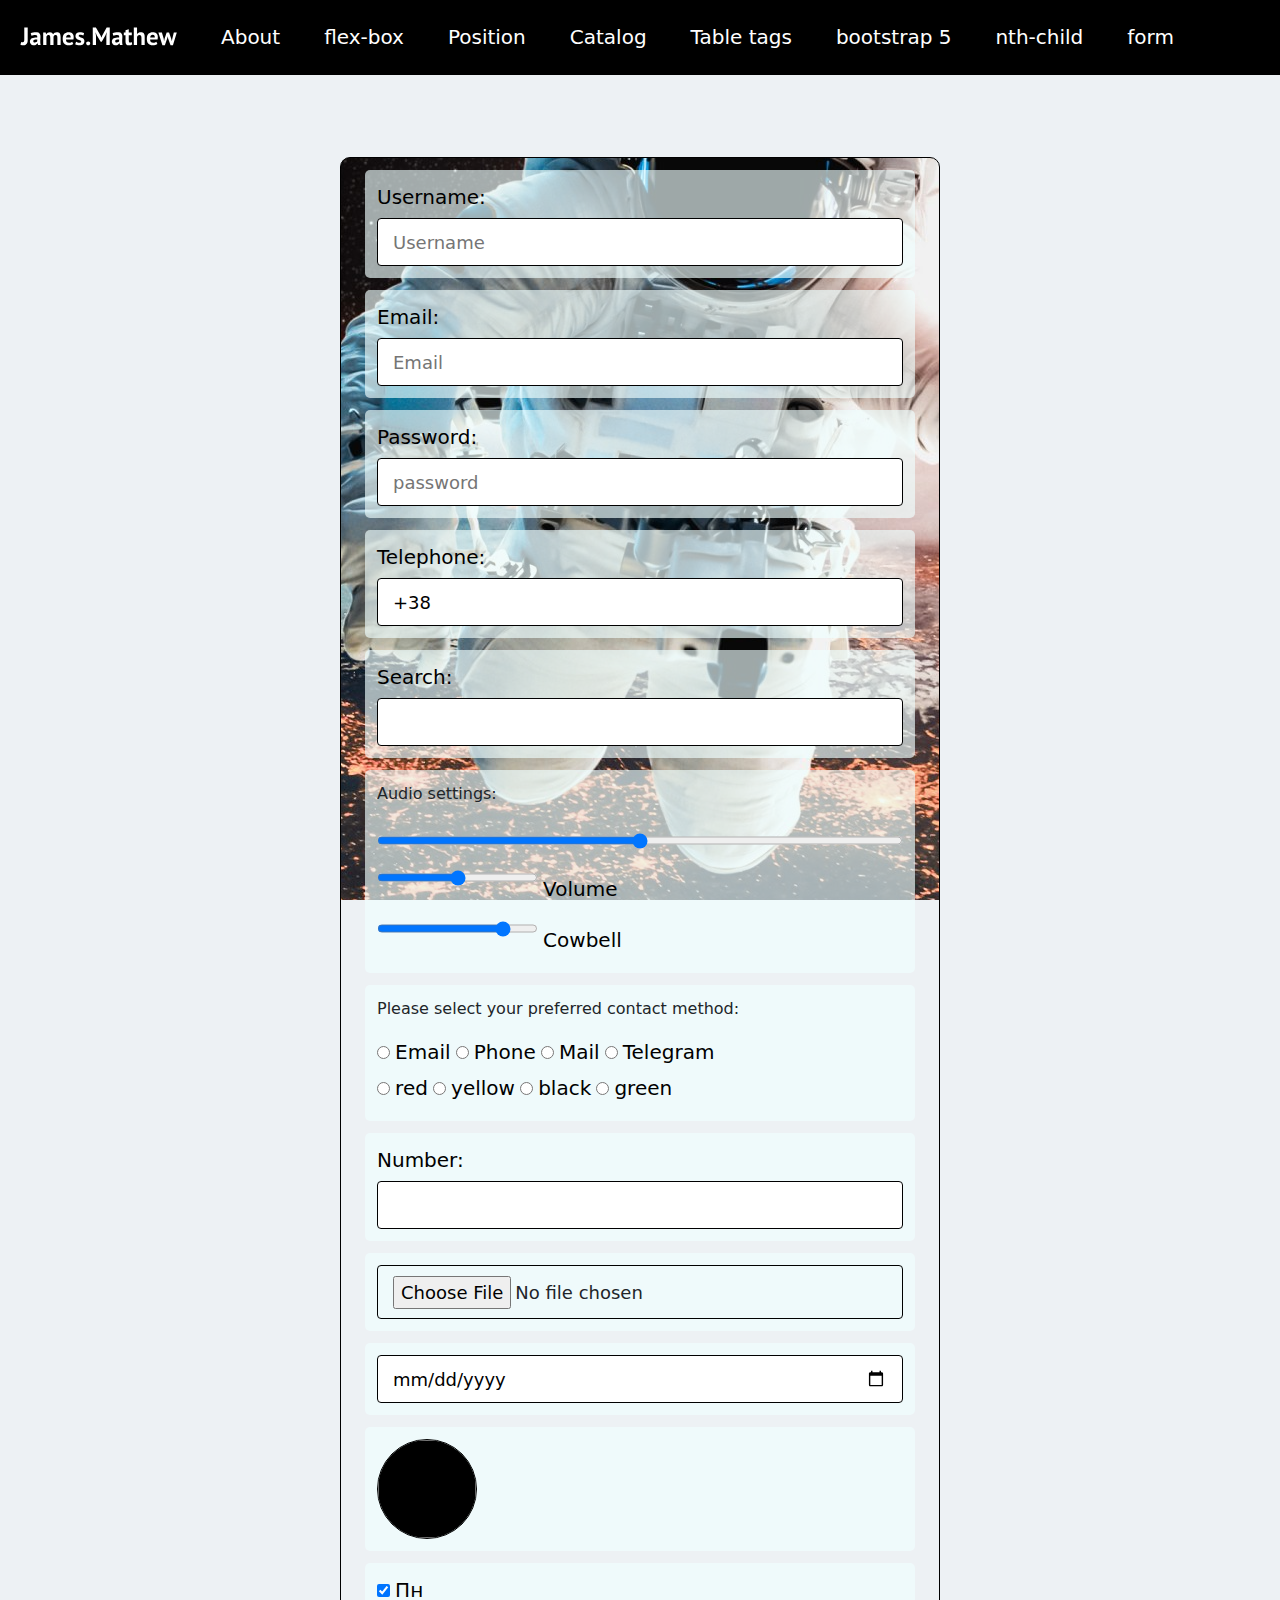
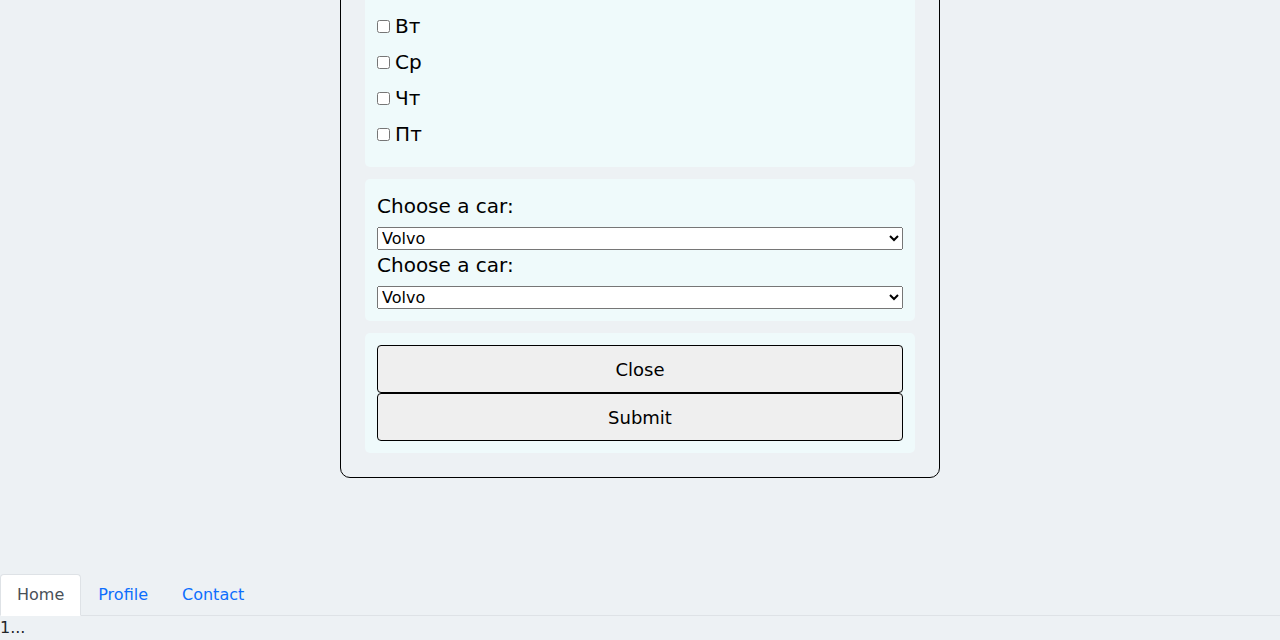
<file: form.html>
<!DOCTYPE html>
<html lang="en">

<head>
  <meta charset="UTF-8">
  <meta http-equiv="X-UA-Compatible" content="IE=edge">
  <meta name="viewport" content="width=device-width, initial-scale=1.0">
  <title>Lesson-11</title>
  <link rel="stylesheet" href="/assets/css/bootstrap-5.min.css">
  <link rel="stylesheet" href="/assets/css/bootstrap-example.css">
  <link rel="stylesheet" href="/assets/css/header.css">
  <link rel="stylesheet" href="/assets/css/form.css">
</head>

<body class="bootstrap-page">
  <header>
    <nav>
      <a href="index.html" class="logo">
        <img src="assets/img/logo.svg" alt="logo">
      </a>
      <ul class="header-nav">
        <li class="header-nav__item">
          <a href="about.html" class="header-nav__item-link">About</a>
        </li>
        <li class="header-nav__item">
          <a href="flex-box.html" class="header-nav__item-link">flex-box</a>
        </li>
        <li class="header-nav__item">
          <a href="position.html" class="header-nav__item-link">Position</a>
        </li>
        <li class="header-nav__item">
          <a href="catalog.html" class="header-nav__item-link">Catalog</a>
        </li>
        <li class="header-nav__item">
          <a href="table-tag.html" class="header-nav__item-link">Table tags</a>
        </li>
        <li class="header-nav__item">
          <a href="bootstrap-example.html" class="header-nav__item-link">bootstrap 5</a>
        </li>
        <li class="header-nav__item">
          <a href="nth-child.html" class="header-nav__item-link">nth-child</a>
        </li>
        <li class="header-nav__item">
            <a href="form.html" class="header-nav__item-link">form</a>
        </li>
      </ul>
    </nav>
  </header>
  <main>

    <div class="form-container">
        <form class="template-form">
            <div class="form-row">
                <label for="username">Username:</label>
                <input type="text" id="username" name="username" placeholder="Username">
            </div>
            <div class="form-row">
                <label for="email">Email:</label>
                <input type="email" id="email" name="email" placeholder="Email">
            </div>
            <div class="form-row">
                <label for="pwd">Password:</label>
                <input type="password" id="pwd" name="pwd" placeholder="password">
            </div>
            <div class="form-row">
                <label for="telephone">Telephone:</label>
                <input type="tel" id="telephone" name="telephone" placeholder="+38(000)00-00-000" value="+38">
            </div>
            <div class="form-row">
                <label for="search">Search:</label>
                <input type="search" id="search" name="search">
            </div>
            <div class="form-row">
                <p>Audio settings:</p>
                <input type="range">
                <div>
                  <input type="range" id="volume" name="volume"
                         min="0" max="4">
                  <label for="volume">Volume</label>
                </div>
                
                <div>
                  <input type="range" id="cowbell" name="cowbell" 
                         min="0" max="100" value="90" step="10">
                  <label for="cowbell">Cowbell</label>
                </div>
                
            </div>
            <div class="form-row">
               
                    <p>Please select your preferred contact method:</p>
                    <div>
                      <input type="radio" id="contactChoice1" name="contact" value="email">
                      <label for="contactChoice1">Email</label>
                  
                      <input type="radio" id="contactChoice2" name="contact" value="phone">
                      <label for="contactChoice2">Phone</label>
                  
                      <input type="radio" id="contactChoice3" name="contact" value="mail">
                      <label for="contactChoice3">Mail</label>

                      <input type="radio" id="contactChoice4" name="contact" value="Telegram">
                      <label for="contactChoice4">Telegram</label>
                    </div>
                  
                    <div>
                        <input type="radio" id="red" name="color" value="red">
                        <label for="red">red</label>
                    
                        <input type="radio" id="yellow" name="color" value="yellow">
                        <label for="yellow">yellow</label>
                    
                        <input type="radio" id="black" name="color" value="black">
                        <label for="black">black</label>
        
                        <input type="radio" id="green" name="color" value="green">
                        <label for="green">green</label>
                      </div>
                  
            </div>
            <div class="form-row">
                <label for="number">Number:</label>
                <input type="number" id="number" name="number">
            </div>
            <div class="form-row">
                <input type="file">
            </div>
         
            <div class="form-row">
                <input type="date">
            </div>
            <div class="form-row">
                <input type="color">
            </div>
            <div class="form-row">
                <div>
                    <input type="checkbox" id="pn" name="pn" checked>
                    <label for="pn">Пн</label>
                  </div>
              
                  <div>
                    <input type="checkbox" id="vt" name="vt">
                    <label for="vt">Вт</label>
                  </div>

                  <div>
                    <input type="checkbox" id="cr" name="cr">
                    <label for="cr">Ср</label>
                  </div>

                  <div>
                    <input type="checkbox" id="cht" name="cht">
                    <label for="cht">Чт</label>
                  </div>

                  <div>
                    <input type="checkbox" id="pt" name="pt">
                    <label for="pt">Пт</label>
                  </div>
            </div>
            <div class="form-row">         
                <label for="cars">Choose a car:</label>
                <select name="cars" id="cars">
                    <option value="volvo">Volvo</option>
                    <option value="saab">Saab</option>
                    <option value="mercedes">Mercedes</option>
                    <option value="audi">Audi</option>
                </select>

                <label for="cars">Choose a car:</label>
                <select name="cars" id="cars">
                    <optgroup label="Swedish Cars">
                        <option value="volvo">Volvo</option>
                        <option value="saab">Saab</option>
                    </optgroup>
                        <optgroup label="German Cars">
                        <option value="mercedes">Mercedes</option>
                        <option value="audi">Audi</option>
                    </optgroup>
                </select>
            </div>

            <div class="form-row">
                <input type="button" value="Close">
                <input type="submit">
            </div>
        </form>
    </div>
    <ul class="nav nav-tabs" id="myTab" role="tablist">
        <li class="nav-item" role="presentation">
          <button class="nav-link active" id="home-tab" data-bs-toggle="tab" data-bs-target="#home" type="button" role="tab" aria-controls="home" aria-selected="true">Home</button>
        </li>
        <li class="nav-item" role="presentation">
          <button class="nav-link" id="profile-tab" data-bs-toggle="tab" data-bs-target="#profile" type="button" role="tab" aria-controls="profile" aria-selected="false">Profile</button>
        </li>
        <li class="nav-item" role="presentation">
          <button class="nav-link" id="contact-tab" data-bs-toggle="tab" data-bs-target="#contact" type="button" role="tab" aria-controls="contact" aria-selected="false">Contact</button>
        </li>
      </ul>
      <div class="tab-content" id="myTabContent">
        <div class="tab-pane fade show active" id="home" role="tabpanel" aria-labelledby="home-tab">1...</div>
        <div class="tab-pane fade" id="profile" role="tabpanel" aria-labelledby="profile-tab">2...</div>
        <div class="tab-pane fade" id="contact" role="tabpanel" aria-labelledby="contact-tab">3...</div>
      </div>
  </main>
  <footer>
  </footer>

  
  <script src="/assets/js/jquery-3.6.1.min.js"></script>
  <script src="/assets/js/jquery.mask.min.js"></script>
  <script src="/assets/js/script.js"></script>
  <script src="/assets/js/bootstrap5.min.js"></script>
</body>

</html>
</file>
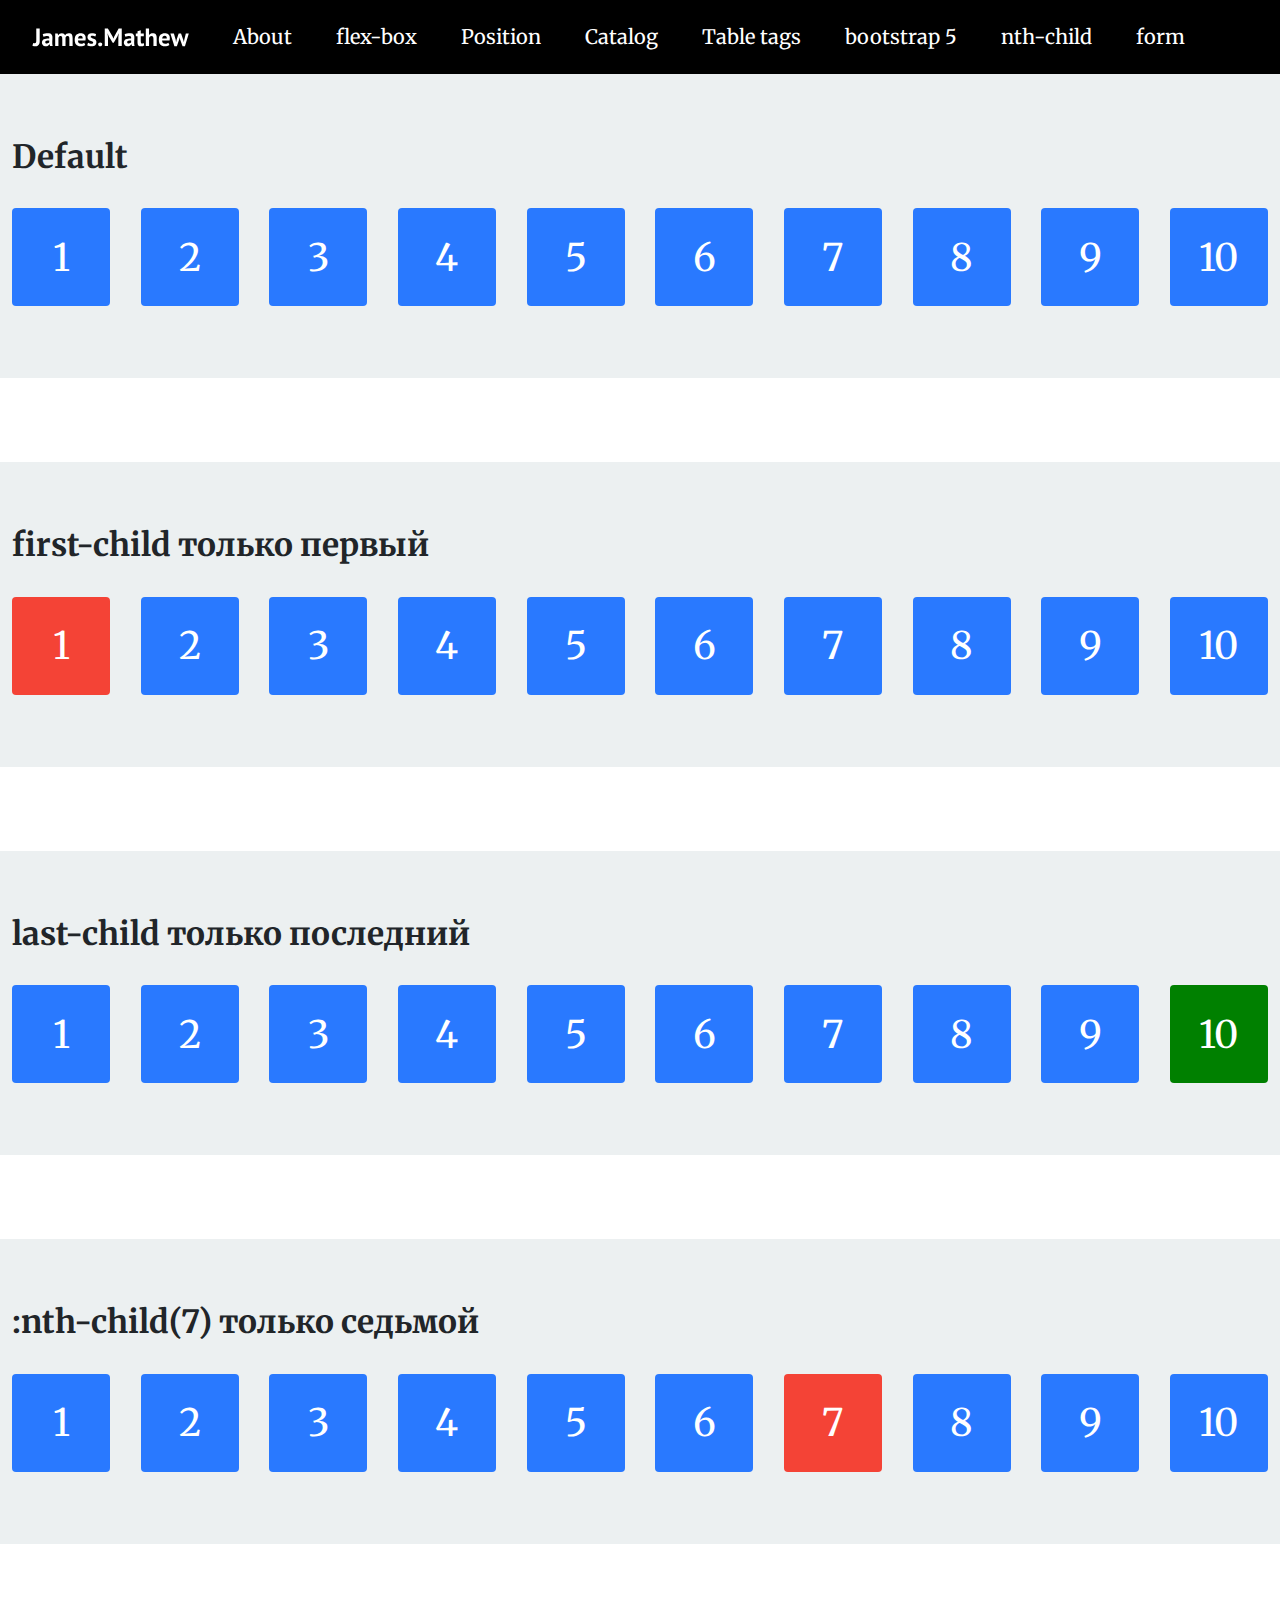
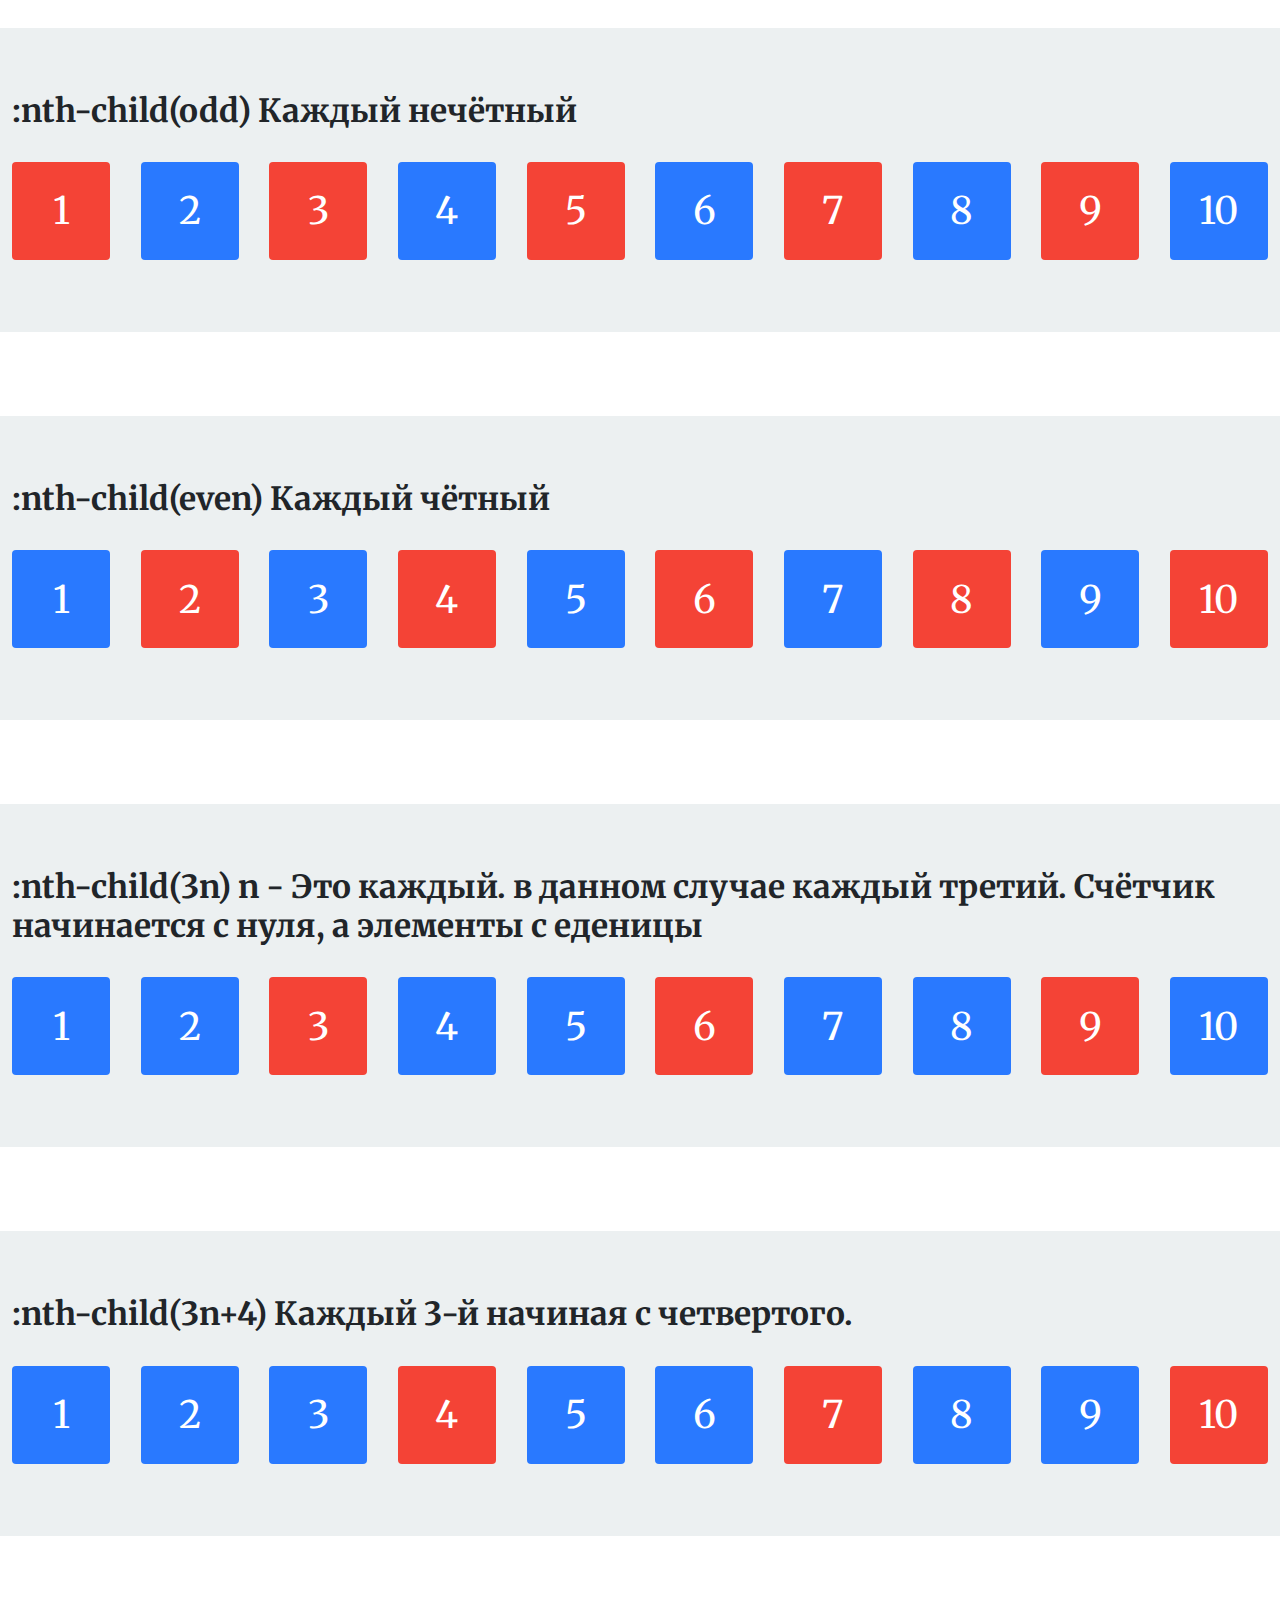
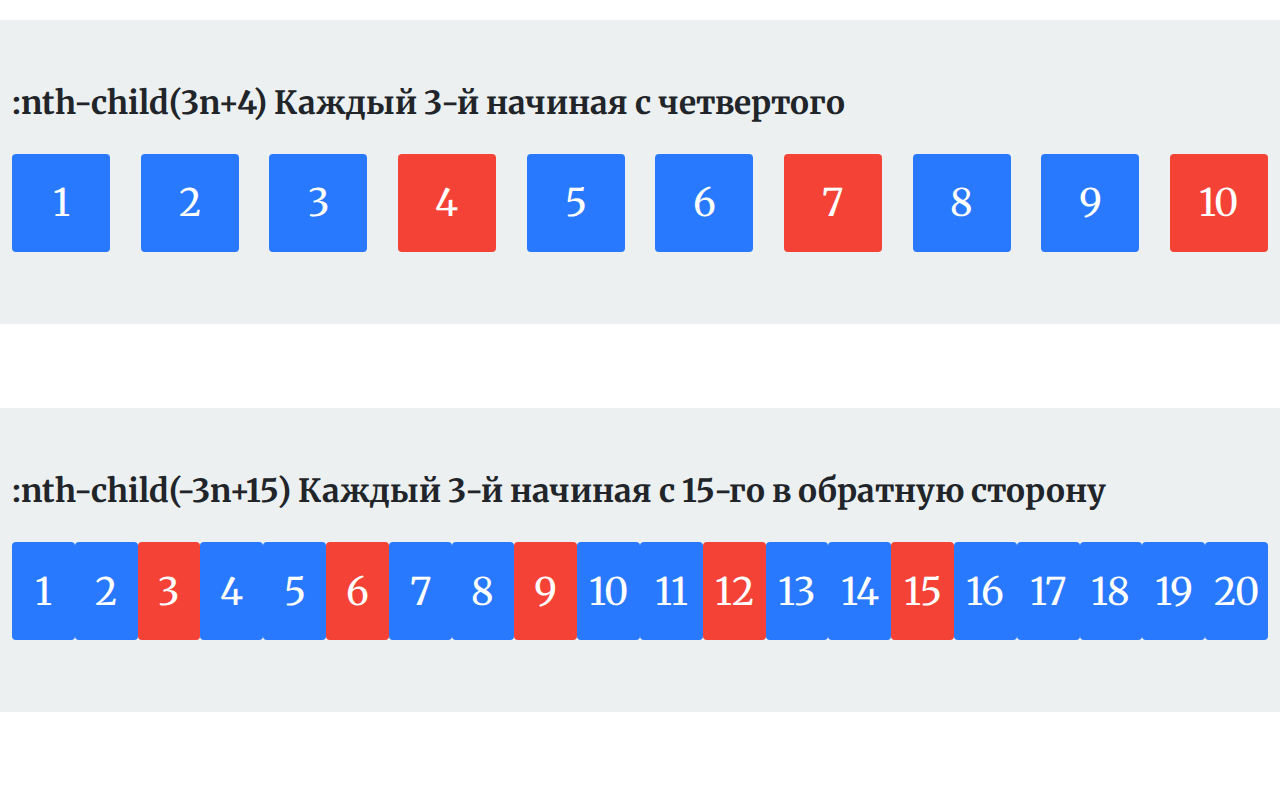
<file: nth-child.html>
<!DOCTYPE html>
<html lang="en">

<head>
    <meta charset="UTF-8">
    <meta http-equiv="X-UA-Compatible" content="IE=edge">
    <meta name="viewport" content="width=device-width, initial-scale=1.0">
    <title>Lesson-6</title>
    <link rel="stylesheet" href="assets/css/reset.css">
    <link rel="stylesheet" href="assets/css/bootstrap-5.min.css">
    <link rel="stylesheet" href="assets/css/style.css">
 
</head>

<body class="position-page">
    <header>
        <nav>
            <a href="index.html" class="logo">
                <img src="assets/img/logo.svg" alt="logo">
            </a>
            <ul class="header-nav">
                <li class="header-nav__item">
                    <a href="about.html"  class="header-nav__item-link">About</a>
                </li>
                <li class="header-nav__item">
                    <a href="flex-box.html"  class="header-nav__item-link">flex-box</a>
                </li>
                <li class="header-nav__item">
                    <a href="position.html"  class="header-nav__item-link">Position</a>
                </li>
                <li class="header-nav__item">
                    <a href="catalog.html"  class="header-nav__item-link">Catalog</a>
                </li>
                <li class="header-nav__item">
                    <a href="table-tag.html"  class="header-nav__item-link">Table tags</a>
                </li>
                <li class="header-nav__item">
                    <a href="bootstrap-example.html"  class="header-nav__item-link">bootstrap 5</a>
                </li>
                <li class="header-nav__item">
                    <a href="nth-child.html"  class="header-nav__item-link">nth-child</a>
                </li>
                <li class="header-nav__item">
                    <a href="form.html" class="header-nav__item-link">form</a>
                </li>
            </ul>
        </nav>
    </header>
    <main>
        <section class="example">
            <div class="container container-overflow-x">
                <h2 class="example-title">Default</h2>
                <div class="example-row d-flex justify-content-between">
                    <div class="child-item">1</div>
                    <div class="child-item">2</div>
                    <div class="child-item">3</div>
                    <div class="child-item">4</div>
                    <div class="child-item">5</div>
                    <div class="child-item">6</div>
                    <div class="child-item">7</div>
                    <div class="child-item">8</div>
                    <div class="child-item">9</div>
                    <div class="child-item">10</div>
                </div>
            </div>
        </section>
        <section class="example">
            <div class="container container-overflow-x">
                <h2 class="example-title">first-child только первый</h2>
                <div class="example-row d-flex justify-content-between first-child">
                    <div class="child-item">1</div>
                    <div class="child-item">2</div>
                    <div class="child-item">3</div>
                    <div class="child-item">4</div>
                    <div class="child-item">5</div>
                    <div class="child-item">6</div>
                    <div class="child-item">7</div>
                    <div class="child-item">8</div>
                    <div class="child-item">9</div>
                    <div class="child-item">10</div>
                </div>
            </div>
        </section>
        <section class="example">
            <div class="container container-overflow-x">
                <h2 class="example-title">last-child только последний</h2>
                <div class="example-row d-flex justify-content-between last-child">
                    <div class="child-item">1</div>
                    <div class="child-item">2</div>
                    <div class="child-item">3</div>
                    <div class="child-item">4</div>
                    <div class="child-item">5</div>
                    <div class="child-item">6</div>
                    <div class="child-item">7</div>
                    <div class="child-item">8</div>
                    <div class="child-item">9</div>
                    <div class="child-item">10</div>
                </div>
            </div>
        </section>
        <section class="example">
            <div class="container container-overflow-x">
                <h2 class="example-title">:nth-child(7) только седьмой</h2>
                <div class="example-row d-flex justify-content-between nth-child-7">
                    <div class="child-item">1</div>
                    <div class="child-item">2</div>
                    <div class="child-item">3</div>
                    <div class="child-item">4</div>
                    <div class="child-item">5</div>
                    <div class="child-item">6</div>
                    <div class="child-item">7</div>
                    <div class="child-item">8</div>
                    <div class="child-item">9</div>
                    <div class="child-item">10</div>
                </div>
            </div>
        </section>

        <section class="example">
            <div class="container container-overflow-x">
                <h2 class="example-title">:nth-child(odd) Каждый нечётный </h2>
                <div class="example-row d-flex justify-content-between nth-child-odd">
                    <div class="child-item">1</div>
                    <div class="child-item">2</div>
                    <div class="child-item">3</div>
                    <div class="child-item">4</div>
                    <div class="child-item">5</div>
                    <div class="child-item">6</div>
                    <div class="child-item">7</div>
                    <div class="child-item">8</div>
                    <div class="child-item">9</div>
                    <div class="child-item">10</div>
                </div>
            </div>
        </section>

        <section class="example">
            <div class="container container-overflow-x">
                <h2 class="example-title">:nth-child(even) Каждый чётный </h2>
                <div class="example-row d-flex justify-content-between nth-child-even">
                    <div class="child-item">1</div>
                    <div class="child-item">2</div>
                    <div class="child-item">3</div>
                    <div class="child-item">4</div>
                    <div class="child-item">5</div>
                    <div class="child-item">6</div>
                    <div class="child-item">7</div>
                    <div class="child-item">8</div>
                    <div class="child-item">9</div>
                    <div class="child-item">10</div>
                </div>
            </div>
        </section>
        

        <section class="example">
            <div class="container container-overflow-x">
                <h2 class="example-title">:nth-child(3n)  n - Это каждый. в данном случае каждый третий.  Счётчик начинается с нуля, а элементы с еденицы  </h2>
                <div class="example-row d-flex justify-content-between nth-child-3n">
                    <div class="child-item">1</div>
                    <div class="child-item">2</div>
                    <div class="child-item">3</div>
                    <div class="child-item">4</div>
                    <div class="child-item">5</div>
                    <div class="child-item">6</div>
                    <div class="child-item">7</div>
                    <div class="child-item">8</div>
                    <div class="child-item">9</div>
                    <div class="child-item">10</div>
                </div>
            </div>
        </section>
        
        <section class="example">
            <div class="container container-overflow-x">
                <h2 class="example-title">:nth-child(3n+4) Каждый 3-й начиная с четвертого. </h2>
                <div class="example-row d-flex justify-content-between nth-child-3n4">
                    <div class="child-item">1</div>
                    <div class="child-item">2</div>
                    <div class="child-item">3</div>
                    <div class="child-item">4</div>
                    <div class="child-item">5</div>
                    <div class="child-item">6</div>
                    <div class="child-item">7</div>
                    <div class="child-item">8</div>
                    <div class="child-item">9</div>
                    <div class="child-item">10</div>
                </div>
            </div>
        </section>

        <section class="example">
            <div class="container container-overflow-x">
                <h2 class="example-title">:nth-child(3n+4) Каждый 3-й начиная с четвертого   </h2>
                <div class="example-row d-flex justify-content-between nth-child-3n4">
                    <div class="child-item">1</div>
                    <div class="child-item">2</div>
                    <div class="child-item">3</div>
                    <div class="child-item">4</div>
                    <div class="child-item">5</div>
                    <div class="child-item">6</div>
                    <div class="child-item">7</div>
                    <div class="child-item">8</div>
                    <div class="child-item">9</div>
                    <div class="child-item">10</div>
                </div>
            </div>
        </section>
        <section class="example">
            <div class="container container-overflow-x">
                <h2 class="example-title">:nth-child(-3n+15) Каждый 3-й начиная с 15-го в обратную сторону</h2>
                <div class="example-row d-flex justify-content-between nth-child--3n4">
                    <div class="child-item">1</div>
                    <div class="child-item">2</div>
                    <div class="child-item">3</div>
                    <div class="child-item">4</div>
                    <div class="child-item">5</div>
                    <div class="child-item">6</div>
                    <div class="child-item">7</div>
                    <div class="child-item">8</div>
                    <div class="child-item">9</div>
                    <div class="child-item">10</div>
                    <div class="child-item">11</div>
                    <div class="child-item">12</div>
                    <div class="child-item">13</div>
                    <div class="child-item">14</div>
                    <div class="child-item">15</div>
                    <div class="child-item">16</div>
                    <div class="child-item">17</div>
                    <div class="child-item">18</div>
                    <div class="child-item">19</div>
                    <div class="child-item">20</div>
                </div>
            </div>
        </section>
        
    </main>
</body>

</html>
</file>
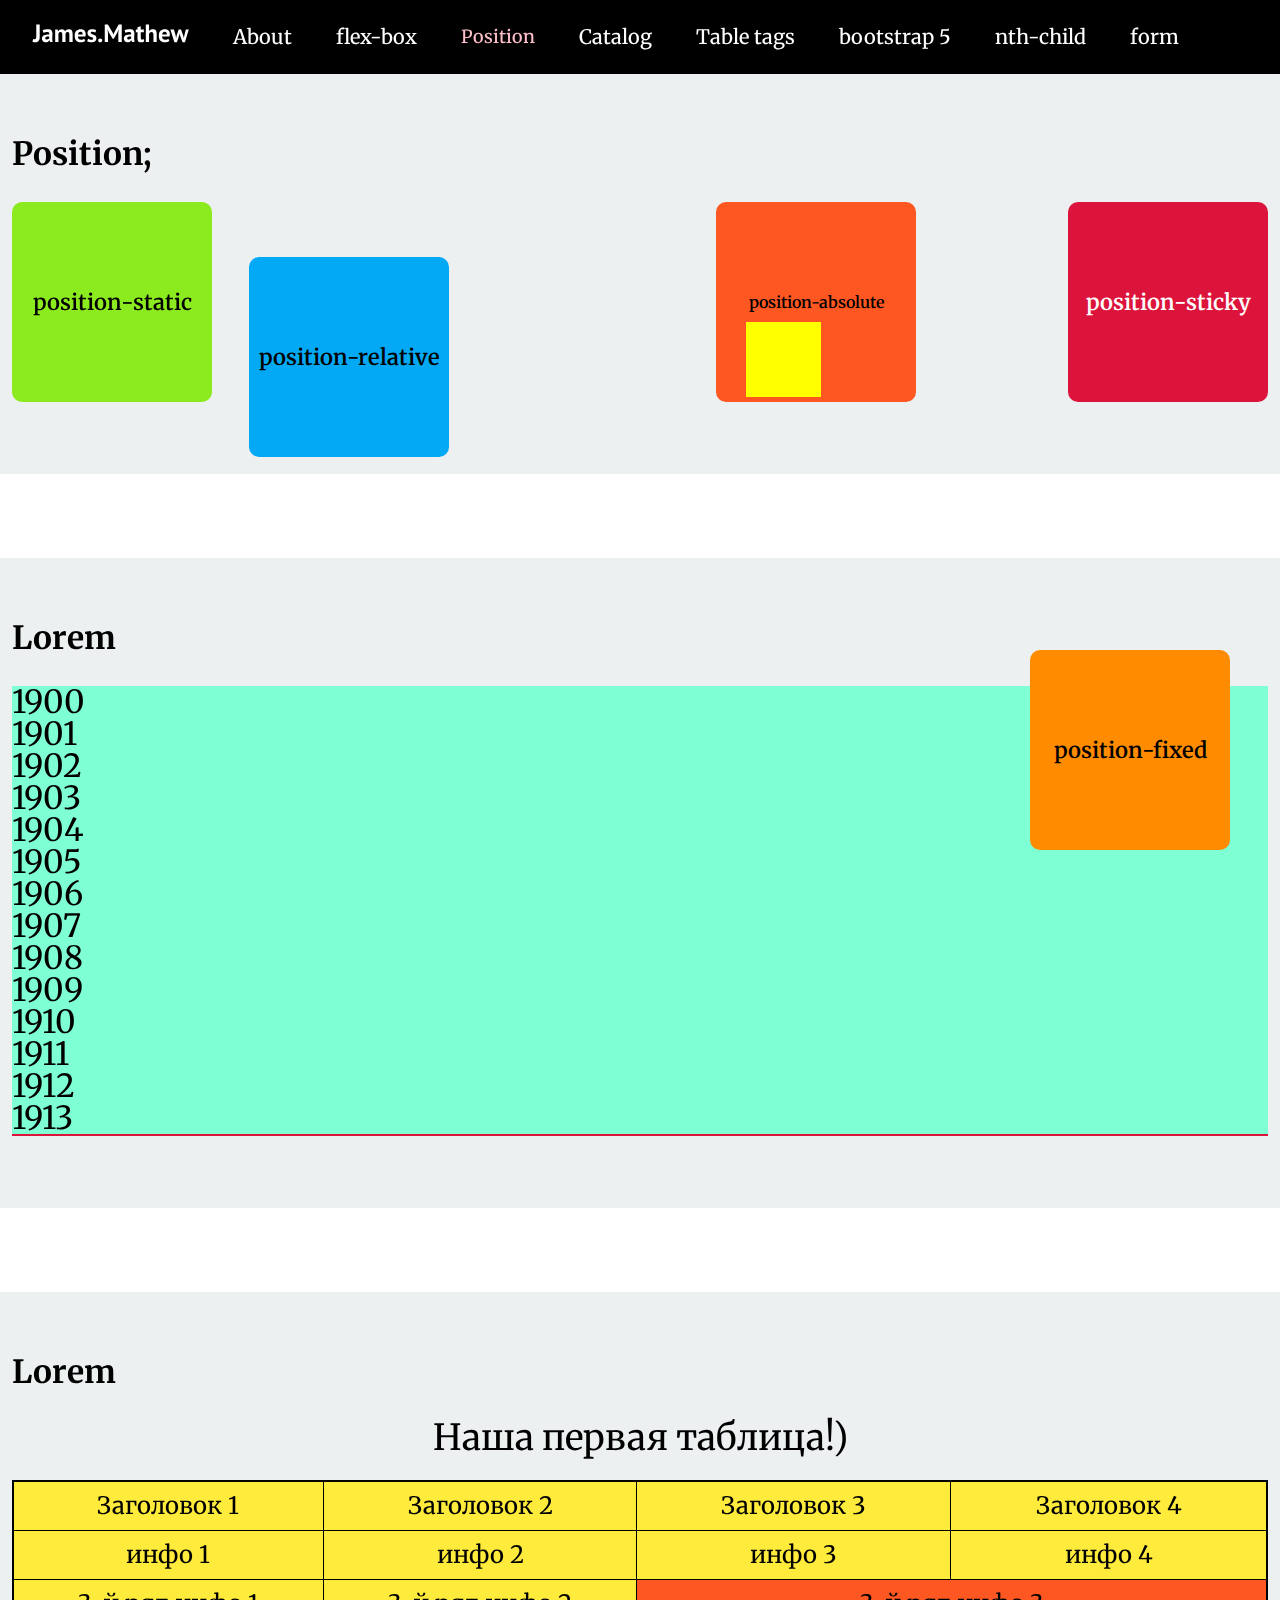
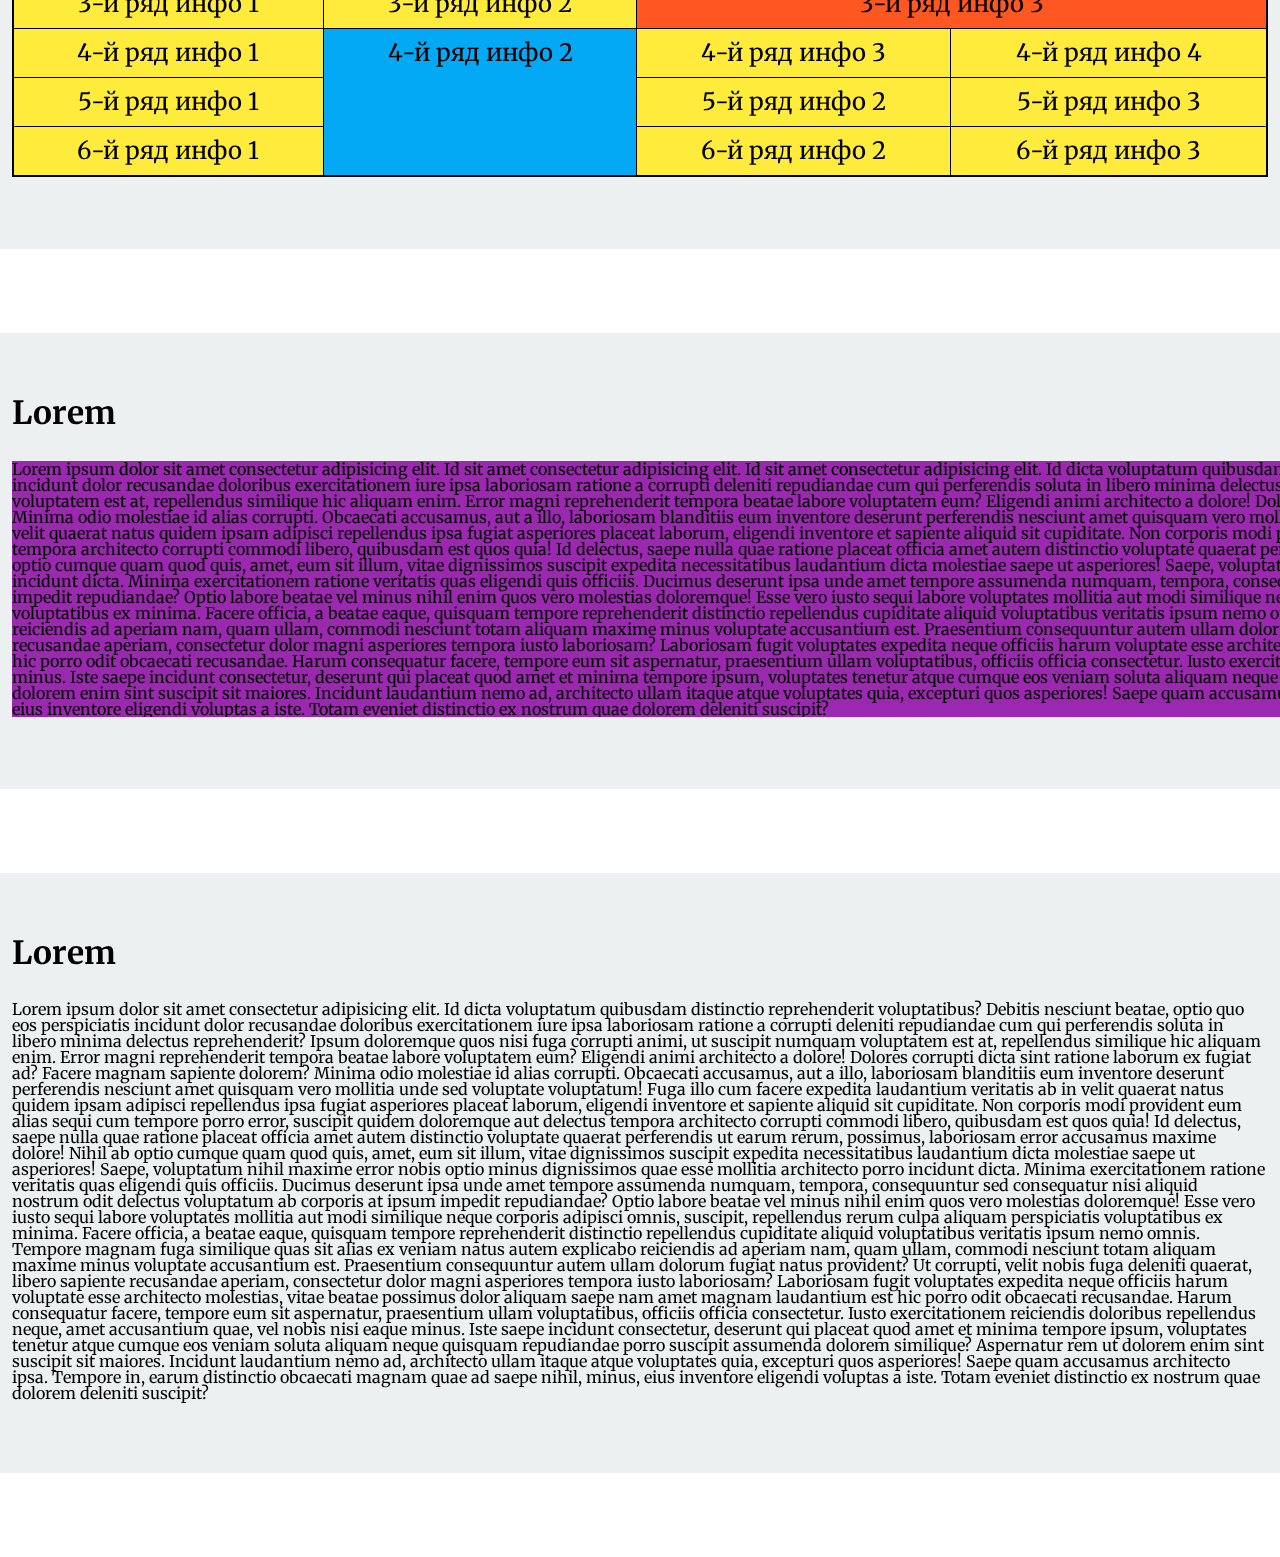
<file: position.html>
<!DOCTYPE html>
<html lang="en">

<head>
    <meta charset="UTF-8">
    <meta http-equiv="X-UA-Compatible" content="IE=edge">
    <meta name="viewport" content="width=device-width, initial-scale=1.0">
    <title>Lesson-6</title>
    <link rel="stylesheet" href="assets/css/reset.css">
    <link rel="stylesheet" href="assets/css/style.css">
    <link rel="stylesheet" href="assets/css/position.css">
</head>

<body class="position-page">
   <header>
        <nav>
            <a href="index.html" class="logo">
                <img src="assets/img/logo.svg" alt="logo">
            </a>
            <ul class="header-nav">
                <li class="header-nav__item">
                    <a href="about.html"  class="header-nav__item-link">About</a>
                </li>
                <li class="header-nav__item">
                    <a href="flex-box.html"  class="header-nav__item-link">flex-box</a>
                </li>
                <li class="header-nav__item">
                    <a href="position.html"  class="header-nav__item-link">Position</a>
                </li>
                <li class="header-nav__item">
                    <a href="catalog.html"  class="header-nav__item-link">Catalog</a>
                </li>
                <li class="header-nav__item">
                    <a href="table-tag.html"  class="header-nav__item-link">Table tags</a>
                </li>
                <li class="header-nav__item">
                    <a href="bootstrap-example.html"  class="header-nav__item-link">bootstrap 5</a>
                </li>
                <li class="header-nav__item">
                    <a href="nth-child.html"  class="header-nav__item-link">nth-child</a>
                </li>
                <li class="header-nav__item">
                    <a href="form.html" class="header-nav__item-link">form</a>
                </li>
            </ul>
        </nav>
    </header>
    <main>
        <section class="example">
            <div class="container">
                <h2 class="example-title">Position;</h2>
                <div class="example-row d-flex justify-content-between">
                    <div class="position static">
                        position-static
                    </div>
                    <div class="position relative">
                        position-relative
                    </div>
                    <div class="absolute-parent">
                        <p>position-absolute</p>
                        <div class="absolute"></div>
                    </div>
                    <div class="position fixed">
                        position-fixed
                    </div>
                    <div class="position sticky">
                        position-sticky
                    </div>
                </div>
            </div>
        </section>
        <section class="example">
            <div class="container">
                <h2 class="example-title">Lorem</h2>
                <div class="example-row ">
                    <ul class="parent-sticky">
                        <li>1900</li>
                        <li>1901</li>
                        <li>1902</li>
                        <li>1903</li>
                        <li>1904</li>
                        <li>1905</li>
                        <li>1906</li>
                        <li>1907</li>
                        <li>1908</li>
                        <li>1909</li>
                        <li>1910</li>
                        <li>1911</li>
                        <li>1912</li>
                        <li>1913</li>
                        <li class="sticky">1914</li>
                        <li>1915</li>
                        <li>1916</li>
                        <li>1917</li>
                        <li class="sticky">1918</li>
                        <li>1919</li>
                        <li>1920</li>
                        <li>1921</li>
                        <li>1922</li>
                        <li>1923</li>
                        <li>1924</li>
                        <li>1925</li>
                        <li>1926</li>
                        <li class="sticky">1927</li>
                        <li>1928</li>
                        <li>1929</li>
                        <li>1930</li>
                        <li>1931</li>
                        <li>1932</li>
                        <li>1933</li>
                        <li>1934</li>
                        <li>1935</li>
                        <li>1936</li>
                        <li>1937</li>
                        <li>1938</li>
                        <li class="sticky">1939</li>
                        <li>1940</li>
                        <li>1941</li>
                        <li>1942</li>
                        <li>1943</li>
                        <li>1944</li>
                        <li class="sticky">1945</li>
                        <li>1946</li>
                        <li>1947</li>
                        <li>1948</li>
                        <li>1949</li>
                        <li>1950</li>
                        <li>1951</li>
                        <li>1952</li>
                        <li class="sticky">1953</li>
                        <li>1954</li>
                        <li>1955</li>
                        <li>1956</li>
                        <li>1957</li>
                        <li>1958</li>
                        <li>1959</li>
                        <li>1960</li>
                        <li>1961</li>
                        <li class="sticky">1962</li>
                        <li>1963</li>
                        <li>1964</li>
                        <li>1965</li>
                        <li>1966</li>
                        <li>1967</li>
                        <li>1968</li>
                        <li>1969</li>
                        <li>1970</li>
                        <li>1971</li>
                        <li>1972</li>
                        <li>1973</li>
                        <li>1974</li>
                        <li class="sticky">1975</li>
                        <li>1976</li>
                        <li>1977</li>
                        <li>1978</li>
                        <li>1979</li>
                        <li>1980</li>
                        <li class="sticky">1981</li>
                        <li>1982</li>
                        <li>1983</li>
                        <li>1984</li>
                        <li>1985</li>
                        <li>1986</li>
                        <li>1987</li>
                        <li>1988</li>
                        <li>1989</li>
                        <li>1990</li>
                        <li class="sticky">1991</li>
                        <li>1992</li>
                        <li>1993</li>
                        <li>1994</li>
                        <li>1995</li>
                        <li>1996</li>
                        <li>1997</li>
                        <li>1998</li>
                        <li>1999</li>
                        <li>2000</li>
                        <li class="sticky">2001</li>
                        <li>2002</li>
                        <li>2003</li>
                        <li>2004</li>
                        <li>2005</li>
                        <li>2006</li>
                        <li>2007</li>
                        <li>2008</li>
                        <li>2009</li>
                        <li>2010</li>
                        <li>2011</li>
                        <li>2012</li>
                        <li>2013</li>
                        <li class="sticky">2014</li>
                        <li>2015</li>
                        <li>2016</li>
                        <li>2017</li>
                        <li>2018</li>
                        <li>2019</li>
                        <li>2020</li>
                        <li>2021</li>
                        <li class="sticky">2022</li>
                        <li>2023</li>
                        <li>2024</li>
                        <li>2025</li>
                        <li>2026</li>
                        <li>2027</li>
                        <li>2028</li>
                        <li>2029</li>
                        <li>2030</li>
                        <li>2031</li>
                        <li>2032</li>
                        <li>2033</li>
                        <li>2034</li>
                        <li>2035</li>
                        <li>2036</li>
                        <li>2037</li>
                        <li>2038</li>
                        <li>2039</li>
                    </ul>
                </div>
            </div>
        </section>

        <section class="example">
            <div class="container">
                <h2 class="example-title">Lorem</h2>
                <div class="example-row ">

                    <table class="table">
                        <caption class="table-caption">Наша первая таблица!)</caption>
                        <tbody>
                            <tr>
                                <td>Заголовок 1</td>
                                <td>Заголовок 2</td>
                                <td>Заголовок 3</td>
                                <td>Заголовок 4</td>
                            </tr>
                            <tr>
                                <td>инфо 1</td>
                                <td>инфо 2</td>
                                <td>инфо 3</td>
                                <td>инфо 4</td>
                                
                            </tr>
                            <tr>
                                <td>3-й ряд инфо 1</td>
                                <td>3-й ряд инфо 2</td>
                                <td id="data-table" colspan="2">3-й ряд инфо 3</td>
                                
                             
                            </tr>
                            <tr>
                                <td>4-й ряд инфо 1</td>
                                <td rowspan="3">4-й ряд инфо 2</td>
                                <td>4-й ряд инфо 3</td>
                                <td>4-й ряд инфо 4</td>
                            </tr>
                            <tr>
                                <td>5-й ряд инфо 1</td>
                                <td>5-й ряд инфо 2</td>
                                <td>5-й ряд инфо 3</td>
                            </tr>
                            <tr>
                                <td>6-й ряд инфо 1</td>
                                <td>6-й ряд инфо 2</td>
                                <td>6-й ряд инфо 3</td>
                            </tr>
                        </tbody>
                    </table>

                </div>
            </div>
        </section>


        <section class="example">
            <div class="container container-overflow-x">
                <h2 class="example-title">Lorem</h2>
                <div class="example-row">
                    Lorem ipsum dolor sit amet consectetur adipisicing elit. Id  sit amet consectetur adipisicing elit. Id  sit amet consectetur adipisicing elit. Id dicta voluptatum quibusdam distinctio reprehenderit voluptatibus? Debitis nesciunt beatae, optio quo eos perspiciatis incidunt dolor recusandae doloribus exercitationem iure ipsa laboriosam ratione a corrupti deleniti repudiandae cum qui perferendis soluta in libero minima delectus reprehenderit? Ipsum doloremque quos nisi fuga corrupti animi, ut suscipit numquam voluptatem est at, repellendus similique hic aliquam enim. Error magni reprehenderit tempora beatae labore voluptatem eum? Eligendi animi architecto a dolore! Dolores corrupti dicta sint ratione laborum ex fugiat ad? Facere magnam sapiente dolorem? Minima odio molestiae id alias corrupti. Obcaecati accusamus, aut a illo, laboriosam blanditiis eum inventore deserunt perferendis nesciunt amet quisquam vero mollitia unde sed voluptate voluptatum! Fuga illo cum facere expedita laudantium veritatis ab in velit quaerat natus quidem ipsam adipisci repellendus ipsa fugiat asperiores placeat laborum, eligendi inventore et sapiente aliquid sit cupiditate. Non corporis modi provident eum alias sequi cum tempore porro error, suscipit quidem doloremque aut delectus tempora architecto corrupti commodi libero, quibusdam est quos quia! Id delectus, saepe nulla quae ratione placeat officia amet autem distinctio voluptate quaerat perferendis ut earum rerum, possimus, laboriosam error accusamus maxime dolore! Nihil ab optio cumque quam quod quis, amet, eum sit illum, vitae dignissimos suscipit expedita necessitatibus laudantium dicta molestiae saepe ut asperiores! Saepe, voluptatum nihil maxime error nobis optio minus dignissimos quae esse mollitia architecto porro incidunt dicta. Minima exercitationem ratione veritatis quas eligendi quis officiis. Ducimus deserunt ipsa unde amet tempore assumenda numquam, tempora, consequuntur sed consequatur nisi aliquid nostrum odit delectus voluptatum ab corporis at ipsum impedit repudiandae? Optio labore beatae vel minus nihil enim quos vero molestias doloremque! Esse vero iusto sequi labore voluptates mollitia aut modi similique neque corporis adipisci omnis, suscipit, repellendus rerum culpa aliquam perspiciatis voluptatibus ex minima. Facere officia, a beatae eaque, quisquam tempore reprehenderit distinctio repellendus cupiditate aliquid voluptatibus veritatis ipsum nemo omnis. Tempore magnam fuga similique quas sit alias ex veniam natus autem explicabo reiciendis ad aperiam nam, quam ullam, commodi nesciunt totam aliquam maxime minus voluptate accusantium est. Praesentium consequuntur autem ullam dolorum fugiat natus provident? Ut corrupti, velit nobis fuga deleniti quaerat, libero sapiente recusandae aperiam, consectetur dolor magni asperiores tempora iusto laboriosam? Laboriosam fugit voluptates expedita neque officiis harum voluptate esse architecto molestias, vitae beatae possimus dolor aliquam saepe nam amet magnam laudantium est hic porro odit obcaecati recusandae. Harum consequatur facere, tempore eum sit aspernatur, praesentium ullam voluptatibus, officiis officia consectetur. Iusto exercitationem reiciendis doloribus repellendus neque, amet accusantium quae, vel nobis nisi eaque minus. Iste saepe incidunt consectetur, deserunt qui placeat quod amet et minima tempore ipsum, voluptates tenetur atque cumque eos veniam soluta aliquam neque quisquam repudiandae porro suscipit assumenda dolorem similique? Aspernatur rem ut dolorem enim sint suscipit sit maiores. Incidunt laudantium nemo ad, architecto ullam itaque atque voluptates quia, excepturi quos asperiores! Saepe quam accusamus architecto ipsa. Tempore in, earum distinctio obcaecati magnam quae ad saepe nihil, minus, eius inventore eligendi voluptas a iste. Totam eveniet distinctio ex nostrum quae dolorem deleniti suscipit?
                </div>
            </div>
        </section>
        <section class="example">
            <div class="container">
                <h2 class="example-title">Lorem</h2>
                <div class="example-row ">
                    Lorem ipsum dolor sit amet consectetur adipisicing elit. Id dicta voluptatum quibusdam distinctio reprehenderit voluptatibus? Debitis nesciunt beatae, optio quo eos perspiciatis incidunt dolor recusandae doloribus exercitationem iure ipsa laboriosam ratione a corrupti deleniti repudiandae cum qui perferendis soluta in libero minima delectus reprehenderit? Ipsum doloremque quos nisi fuga corrupti animi, ut suscipit numquam voluptatem est at, repellendus similique hic aliquam enim. Error magni reprehenderit tempora beatae labore voluptatem eum? Eligendi animi architecto a dolore! Dolores corrupti dicta sint ratione laborum ex fugiat ad? Facere magnam sapiente dolorem? Minima odio molestiae id alias corrupti. Obcaecati accusamus, aut a illo, laboriosam blanditiis eum inventore deserunt perferendis nesciunt amet quisquam vero mollitia unde sed voluptate voluptatum! Fuga illo cum facere expedita laudantium veritatis ab in velit quaerat natus quidem ipsam adipisci repellendus ipsa fugiat asperiores placeat laborum, eligendi inventore et sapiente aliquid sit cupiditate. Non corporis modi provident eum alias sequi cum tempore porro error, suscipit quidem doloremque aut delectus tempora architecto corrupti commodi libero, quibusdam est quos quia! Id delectus, saepe nulla quae ratione placeat officia amet autem distinctio voluptate quaerat perferendis ut earum rerum, possimus, laboriosam error accusamus maxime dolore! Nihil ab optio cumque quam quod quis, amet, eum sit illum, vitae dignissimos suscipit expedita necessitatibus laudantium dicta molestiae saepe ut asperiores! Saepe, voluptatum nihil maxime error nobis optio minus dignissimos quae esse mollitia architecto porro incidunt dicta. Minima exercitationem ratione veritatis quas eligendi quis officiis. Ducimus deserunt ipsa unde amet tempore assumenda numquam, tempora, consequuntur sed consequatur nisi aliquid nostrum odit delectus voluptatum ab corporis at ipsum impedit repudiandae? Optio labore beatae vel minus nihil enim quos vero molestias doloremque! Esse vero iusto sequi labore voluptates mollitia aut modi similique neque corporis adipisci omnis, suscipit, repellendus rerum culpa aliquam perspiciatis voluptatibus ex minima. Facere officia, a beatae eaque, quisquam tempore reprehenderit distinctio repellendus cupiditate aliquid voluptatibus veritatis ipsum nemo omnis. Tempore magnam fuga similique quas sit alias ex veniam natus autem explicabo reiciendis ad aperiam nam, quam ullam, commodi nesciunt totam aliquam maxime minus voluptate accusantium est. Praesentium consequuntur autem ullam dolorum fugiat natus provident? Ut corrupti, velit nobis fuga deleniti quaerat, libero sapiente recusandae aperiam, consectetur dolor magni asperiores tempora iusto laboriosam? Laboriosam fugit voluptates expedita neque officiis harum voluptate esse architecto molestias, vitae beatae possimus dolor aliquam saepe nam amet magnam laudantium est hic porro odit obcaecati recusandae. Harum consequatur facere, tempore eum sit aspernatur, praesentium ullam voluptatibus, officiis officia consectetur. Iusto exercitationem reiciendis doloribus repellendus neque, amet accusantium quae, vel nobis nisi eaque minus. Iste saepe incidunt consectetur, deserunt qui placeat quod amet et minima tempore ipsum, voluptates tenetur atque cumque eos veniam soluta aliquam neque quisquam repudiandae porro suscipit assumenda dolorem similique? Aspernatur rem ut dolorem enim sint suscipit sit maiores. Incidunt laudantium nemo ad, architecto ullam itaque atque voluptates quia, excepturi quos asperiores! Saepe quam accusamus architecto ipsa. Tempore in, earum distinctio obcaecati magnam quae ad saepe nihil, minus, eius inventore eligendi voluptas a iste. Totam eveniet distinctio ex nostrum quae dolorem deleniti suscipit?
                </div>
            </div>
        </section>
        



   

    </main>
</body>

</html>
</file>
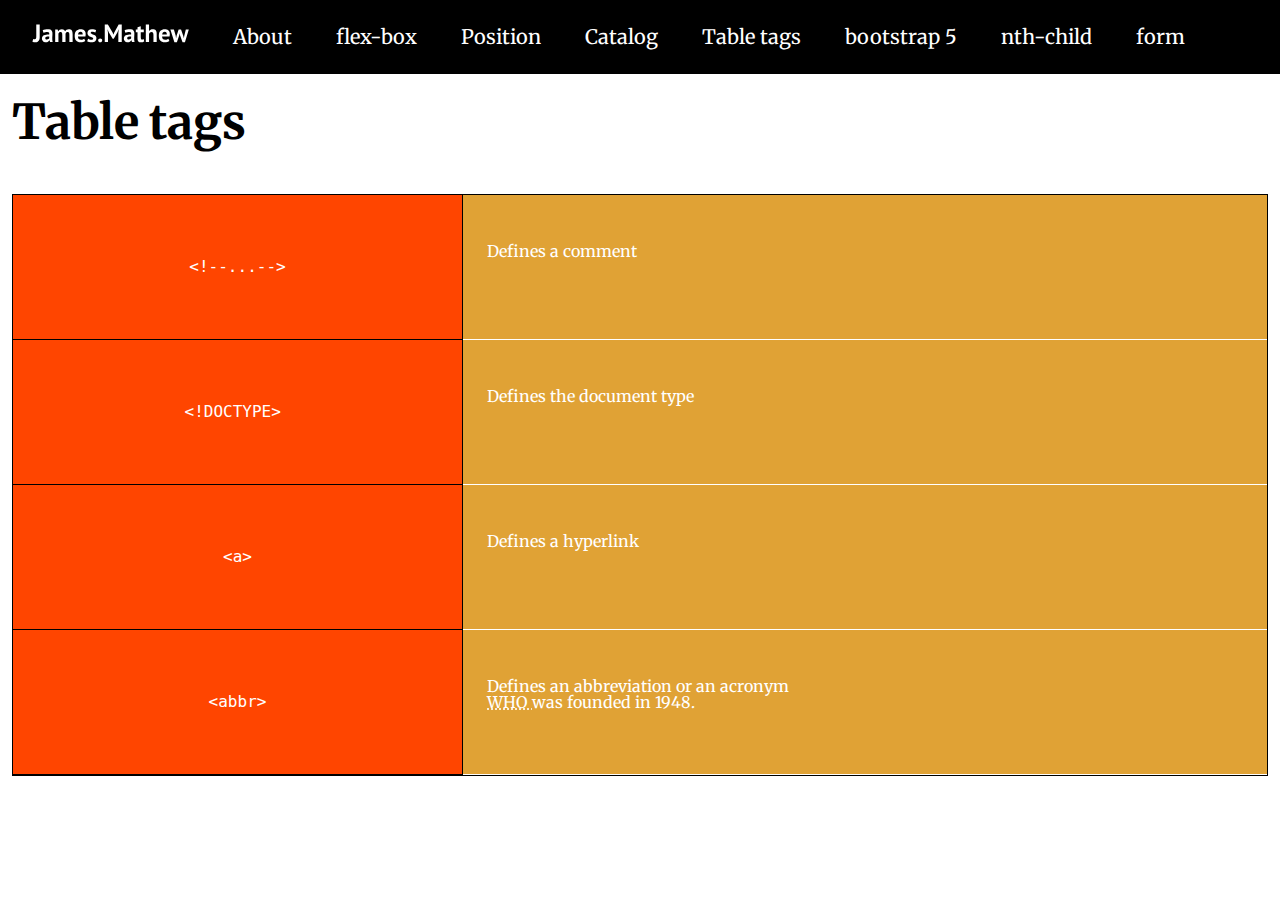
<file: table-tag.html>
<!DOCTYPE html>
<html lang="en">

<head>
    <meta charset="UTF-8">
    <meta http-equiv="X-UA-Compatible" content="IE=edge">
    <meta name="viewport" content="width=device-width, initial-scale=1.0">
    <title>Lesson-8</title>
    <link rel="stylesheet" href="/assets/css/reset.css">
    <link rel="stylesheet" href="/assets/css/style.css">
</head>
<body class="home-page">
   <header>
        <nav>
            <a href="index.html" class="logo">
                <img src="assets/img/logo.svg" alt="logo">
            </a>
            <ul class="header-nav">
                <li class="header-nav__item">
                    <a href="about.html"  class="header-nav__item-link">About</a>
                </li>
                <li class="header-nav__item">
                    <a href="flex-box.html"  class="header-nav__item-link">flex-box</a>
                </li>
                <li class="header-nav__item">
                    <a href="position.html"  class="header-nav__item-link">Position</a>
                </li>
                <li class="header-nav__item">
                    <a href="catalog.html"  class="header-nav__item-link">Catalog</a>
                </li>
                <li class="header-nav__item">
                    <a href="table-tag.html"  class="header-nav__item-link">Table tags</a>
                </li>
                <li class="header-nav__item">
                    <a href="bootstrap-example.html"  class="header-nav__item-link">bootstrap 5</a>
                </li>
                <li class="header-nav__item">
                    <a href="nth-child.html"  class="header-nav__item-link">nth-child</a>
                </li>
                <li class="header-nav__item">
                    <a href="form.html" class="header-nav__item-link">form</a>
                </li>
            </ul>
        </nav>
    </header>
    <main>
        <h1 class="page-title">Table tags</h1>
        <div class="container">
            <div class="table-tags">
                <ol>
                   <li class="row">
                        <div class="tags-name">
                            <xmp><!--...--></xmp>
                        </div>
                        <div class="tags-description">Defines a comment</div></li>
                    </li>
                    <li class="row">
                        <div class="tags-name">
                            <xmp><!DOCTYPE> </xmp>
                        </div>
                        <div class="tags-description">Defines the document type</div>
                    </li>
                    <li class="row">
                        <div class="tags-name">
                            <xmp><a></xmp>
                        </div>
                        <div class="tags-description">Defines a hyperlink</div>
                    </li>
                    <li class="row">
                        <div class="tags-name">
                            <xmp><abbr></xmp>
                        </div>
                        <div class="tags-description">Defines an abbreviation or an acronym <br> <abbr title="World Health Organization"> WHO </abbr> was founded in 1948.</div>
                    </li>
                </ol>
            </div>
        </div>
    </main>
    <footer></footer>
</body>

</html>
</file>
<file: assets/css/style.css>
@import url('https://fonts.googleapis.com/css2?family=Inter:wght@200;400;600&family=Merriweather:ital,wght@0,300;0,400;1,900&display=swap');
@import url('https://fonts.googleapis.com/css2?family=Bungee+Spice&family=Rubik+Dirt&display=swap');
@import url('header.css');
@import url('table-tag.css');
@import url('nth-child.css');
:root {
    --background: #ffffff;
    --table-primary-color:orangered;
    --table-secondary-color: #000;
    --table-cell-width: 450px;
    --table-cell-width-tablet: 250px;
    --table-font-color: #fff;
    --table-cell-padding: 48px;
    --table-cell-netbook: 36px;
    --table-cell-tablet: 24px;
    --table-cell-mobile: 12px;
}

body{
    font-family: 'Merriweather', serif;
}

* {
    box-sizing: border-box;
}

@font-face {
    font-family: "Roboto";
    font-style: normal;
    font-weight: 100;
    src: url("/assets/fonts/Roboto-Thin.ttf") format("truetype");
}

@font-face {
    font-family: "Roboto";
    font-style: normal;
    font-weight: 300;
    src: url("/assets/fonts/Roboto-Light.ttf") format("truetype");
}

@font-face {
    font-family: "Roboto";
    font-style: normal;
    font-weight: 400;
    src: url("/assets/fonts/Roboto-Regular.ttf") format("truetype");
}

@font-face {
    font-family: "Roboto";
    font-style: normal;
    font-weight: 500;
    src: url("/assets/fonts/Roboto-Medium.ttf") format("truetype");
}


@font-face {
    font-family: "Roboto";
    font-style: normal;
    font-weight: 700;
    src: url("/assets/fonts/Roboto-Bold.ttf") format("truetype");
}


@font-face {
    font-family: "Roboto";
    font-style: normal;
    font-weight: 900;
    src: url("/assets/fonts/Roboto-Black.ttf") format("truetype");
}

@font-face {
    font-family: "PassionsConflict";
    font-style: normal;
    font-weight: 400;
    src: url("/assets/fonts/PassionsConflict-Regular.ttf") format("truetype");
}



/*delete*/
/* body {
    font-family: "Roboto";
} */

html {
    font-size: 16px;
}

header nav,
.container,
.page-title {
    max-width: 1395px;
    width: 100%;
    padding-right: 12px;
    padding-left: 12px;
    margin-right: auto;
    margin-left: auto;
}

.row {
    display: flex;
    flex-wrap: wrap;
    /*next-lesson*/
    margin-right: -12px;
    margin-left: -12px;
}

h1,
h2,
h3,
h4,
h5,
h6 {
    font-weight: 700;
    margin-top: 0.5em;
    margin-bottom: 1em;
}

h1 {
    font-size: 36px;
}

h2 {
    font-size: 32px;
}

h3 {
    font-size: 28px;
}

h4 {
    font-size: 24px;
}

h5 {
    font-size: 20px;
}

h6 {
    font-size: 18px;
}

p {
    font-size: 16px;
}

b,
strong {
    font-weight: 600;
}

/*delete*/


.page-title {
    font-size: 48px;
}

.example {
    background: #ECF0F1;
    padding: 48px 0 72px;
    margin-bottom: 84px;
}


.example-item {
    width: 60px;
    height: 60px;
    background: #00C300;
    border-radius: 8px;
    margin: 5px;
    display: flex;
    align-items: center;
    justify-content: center;
    font-size: 24px;
}









.d-flex {
    display: flex;
}

.justify-content-between {
    justify-content: space-between;
}


.justify-content-around {
    justify-content: space-around;
}


.justify-content-evenly {
    justify-content: space-evenly;
}

.justify-content-center {
    justify-content: center;
}

.justify-content-end {
    justify-content: flex-end;
}

.align-items-start,
.align-items-center,
.align-items-end {
    height: 450px;
    background-color: #ADFF2F;
}

.align-items-start {
    align-items: flex-start;
}

.align-items-center {
    align-items: center;
}

.align-items-end {
    align-items: flex-end;
}



/*2*/
.flex-direction-column {
    flex-direction: column;
    background-color: #2196F3;
    height: 600px;
}


.flex-direction-column .example-item {
    background-color: yellow;
}

.order-1 {
    order: 1;
}

.order-2 {
    order: 2;
}

.order-3 {
    order: 3;
}

.order-4 {
    order: 4;
}

.order-5 {
    order: 5;
}


@media (max-width: 767px) {  /*если меньше*/
    .page-title {
        font-size: 28px;
    }
}
</file>
<file: assets/css/home.css>
.home-page {
    background-color: black;
    color: #fff;
    padding: 60px 100px;
    background-image: url(/assets/img/person-photo.png);
    background-repeat: no-repeat;
    background-position: right 70px;
    margin: 0;
}

.person-info{
    margin-top: 174px;
}

.person-info__title{
    font-weight: 700;
    font-size: 65px;
    line-height: 89px;
    color: #FFFFFF;
    margin: 0;
}

.person-info__subtitle{
    font-weight: 700;
    font-size: 45px;
    line-height: 61px;
    color: #FFFFFF;
    margin: 0 0 13px;
}

.person-info__decription{
    font-size: 25px;
    line-height: 34px;
    color: #FFFFFF;
    width: 694px;
    margin: 0 0 50px;
}

.person-info__btn {
    background-color: #fff;
    padding: 23px 50px;
    border-radius: 4px;
    font-weight: 600;
    font-size: 30px;
    line-height: 41px;
    color: #000000;
    text-decoration: none;
}
</file>
<file: assets/css/about.css>
.about {
    padding: 140px 0;
    background: linear-gradient(89.93deg, #01D3C4 -8.18%, #009AD5 87.89%);
}

.about .row {
    flex-wrap: nowrap;
}

.about__text-box {
    padding-left: 30px;
}

.about-description {
    font-size: 18px;
    line-height: 42px;
    font-weight: 400;
}

.how-it-works {
    padding-bottom: 237px;
}

.how-it-works__title {
    font-weight: 500;
    font-size: 96px;
    line-height: 157%;
    margin-bottom: 48px;
}

.how-it-works__item {
    max-width: 400px;
}

.how-it-works__item-title {
    font-size: 72px;
    line-height: 90px;
    color: #ffae00bf;
    margin-bottom: 24px;
}

.how-it-works__item-description {
    font-weight: 500;
    font-size: 20px;
    line-height: 150%;
    color: #424242;
    margin-bottom: 48px;
}

.justify-content-between {
    justify-content: space-between;
}

.color-blue {
    color: #0732ffbf;
    margin-top: 201px;
}

.color-pink {
    color: #ff423dbf;
    margin-top: 44px;
}
</file>
<file: assets/css/header.css>
header {
    background-color: #000000;
    padding: 24px 20px;
}

.logo {
    margin-right: 44px;
}

header nav {
    display: flex;
}

.header-nav {
    display: flex;
    padding-left: 0;
    margin: 0;
}

.header-nav__item {
    list-style: none;
}

.header-nav__item-link {
    margin-right: 44px;
    font-size: 20px;
    line-height: 26px;
    color: #FFFFFF;

    text-decoration: none;
}
</file>
<file: assets/css/catalog.css>
.product {
    background-color: #F2F2F2;
    padding: 40px 38px;
    width: 245px;
    margin: 100px 51.8px 27px;
    display: flex;
    flex-direction: column;
    position: relative;
}

.product::before {
    content: "";
    width: 50px;
    height: 50px;
    color: #fff;
    z-index: 1;
    position: absolute;
    right: 0;
    top: 0;
    display: none;
}

.product.sales::before,
.product.new::before,
.product.hot::before {
    display: block;
    line-height: 50px;
    text-align: center;
}

.product.sales::before {
    content: "15%";
    background-color: rgb(60, 196, 60);
}

.product.hot::before {
    content: "HOT";
    background-color: rgb(204, 47, 47);
}

.product.new::before {
    content: "NEW";
    background-color: rgb(51, 78, 199);
}






.seo-block {
    margin: 120px 0 175px;
    position: relative;
}

.seo-block::before {
    content: "";
    position: absolute;
    left: 0;
    top: -117px;
    height: 117px;
    width: 100%;
    background: url('../img/seo-block__decor-top.svg') center no-repeat;
}

.seo-block::after {
    content: "";
    position: absolute;
    left: 0;
    bottom: -117px;
    height: 117px;
    width: 100%;
    background: url('../img/seo-block__decor-bottom.svg') center no-repeat;
}

.test-list {
    background: #b9ff26;
    padding: 0 50px;
}

.test-list li {
    margin-bottom: 12px;
    position: relative;
    padding-left: 36px;
    font-size: 24px;
}

.test-list li::before {
    content: "";
    width: 24px;
    height: 24px;
    background: url(../img/icon-fire.png) center/contain no-repeat;
    display: block;
    position: absolute;
    left: 0;
    top: -4px;
}





























.product__img {
    margin-top: -100px;
}

.product__title {
    font-size: 20px;
    line-height: 21px;
    text-align: center;
    text-transform: uppercase;
    color: #222222;
    font-family: monospace;
    margin-bottom: 22px;
    font-weight: 800;
}

.product__attr {
    margin-bottom: 33px;
}

.product__attr li {
    display: flex;
    justify-content: space-between;
    border-bottom: 1px solid #CDCDCD;
    margin-bottom: 6px;
    padding-bottom: 10px;
}

.product__btn {
    width: 100%;
    border: none;
    font-size: 16px;
    line-height: 20px;
    color: #fff;
    padding: 10px 12px;
    text-transform: uppercase;
    margin-top: auto;
    background: #68B738;
}
</file>
<file: assets/css/form.css>
form.template-form {
    width: 600px;
    margin: 0 auto;
    border: 1px solid #000;
    border-radius: 10px;
    padding: 12px 24px;
    background: url(/assets/img/form-parallax.jpg) center repeat;
    background-attachment: fixed;
}

.form-row {
    display: flex;
    flex-direction: column;
    margin-bottom: 12px;
    background: #f0ffffa6;
    padding: 12px;
    border-radius: 5px;
}

.form-row label {
    font-size: 20px;
    color: #000000;
    margin-bottom: 6px;
}

.form-row input {
    border-radius: 4px;
    border: 1px solid #000;
    font-size: 18px;
    padding: 9.5px 15px;
}

.form-container {
    padding: 82px 0 96px;
}

.form-row input:focus {}

.form-row input:focus-visible {
    outline: none;
    box-shadow: 1px 2px 5px #0000008c;
}

input[type="color"] {
    height: 100px;
    width: 100px;
    border-radius: 50%;
    padding: 0;
    overflow: hidden;
}
</file>
<file: assets/css/position.css>
.position,.absolute-parent {
    width: 200px;
    height: 200px;
    background: #ff0;
    border-radius: 10px;
    display: flex;
    align-items: center;
    justify-content: center;
    flex-direction: column;
    font-size: 22px;
    font-weight: 600;
}

.position.static {
    background: #8ceb1e;
}

.position.relative {
    position: relative;
    left: -115px;
    top: 55px;
    background-color: #03a9f4;
}



 
.absolute-parent {
    background: #ff5722;
    position: relative;
}

.absolute-parent  .absolute {
    position: absolute;
    width: 75px;
    height: 75px;
    background-color: #ff0;
    top: 120px;
    left: 30px;
}


.position.fixed {
    background-color: darkorange;
    position: fixed;
    right: 50px;
    bottom: 50px;
}



.parent-sticky {
    overflow-y: auto;
    height: 450px;
    font-size: 32px;
    background: aquamarine;
}

 .sticky {
    background-color: crimson;
    color: #fff;
    padding: 12px;
    position: sticky;
    top: 36px;
}

.container-overflow-x{
    overflow-x: auto;
    overflow-y: hidden;
}

.container-overflow-x .example-row {
    width: 2000px;
    background: #9c27b0;
}


.table {
    border: 2px solid #000;
    background: #ffeb3b;
    width: 100%;
}



.table-caption {
    font-size: 36px;
    margin-bottom: 24px;
    text-align: center;
}

td {
    font-size: 24px;
    text-align: center;
    padding: 12px;
    border: 1px solid #000;
}

[id="data-table"] {
    background-color: #00ff08;
}

#data-table {
    background-color: #ff5722;
}




[rowspan="3"] {
    background-color: #03a9f4;
}

[href="position.html"] {
    font-size: 18px;
    color: pink
}
</file>
